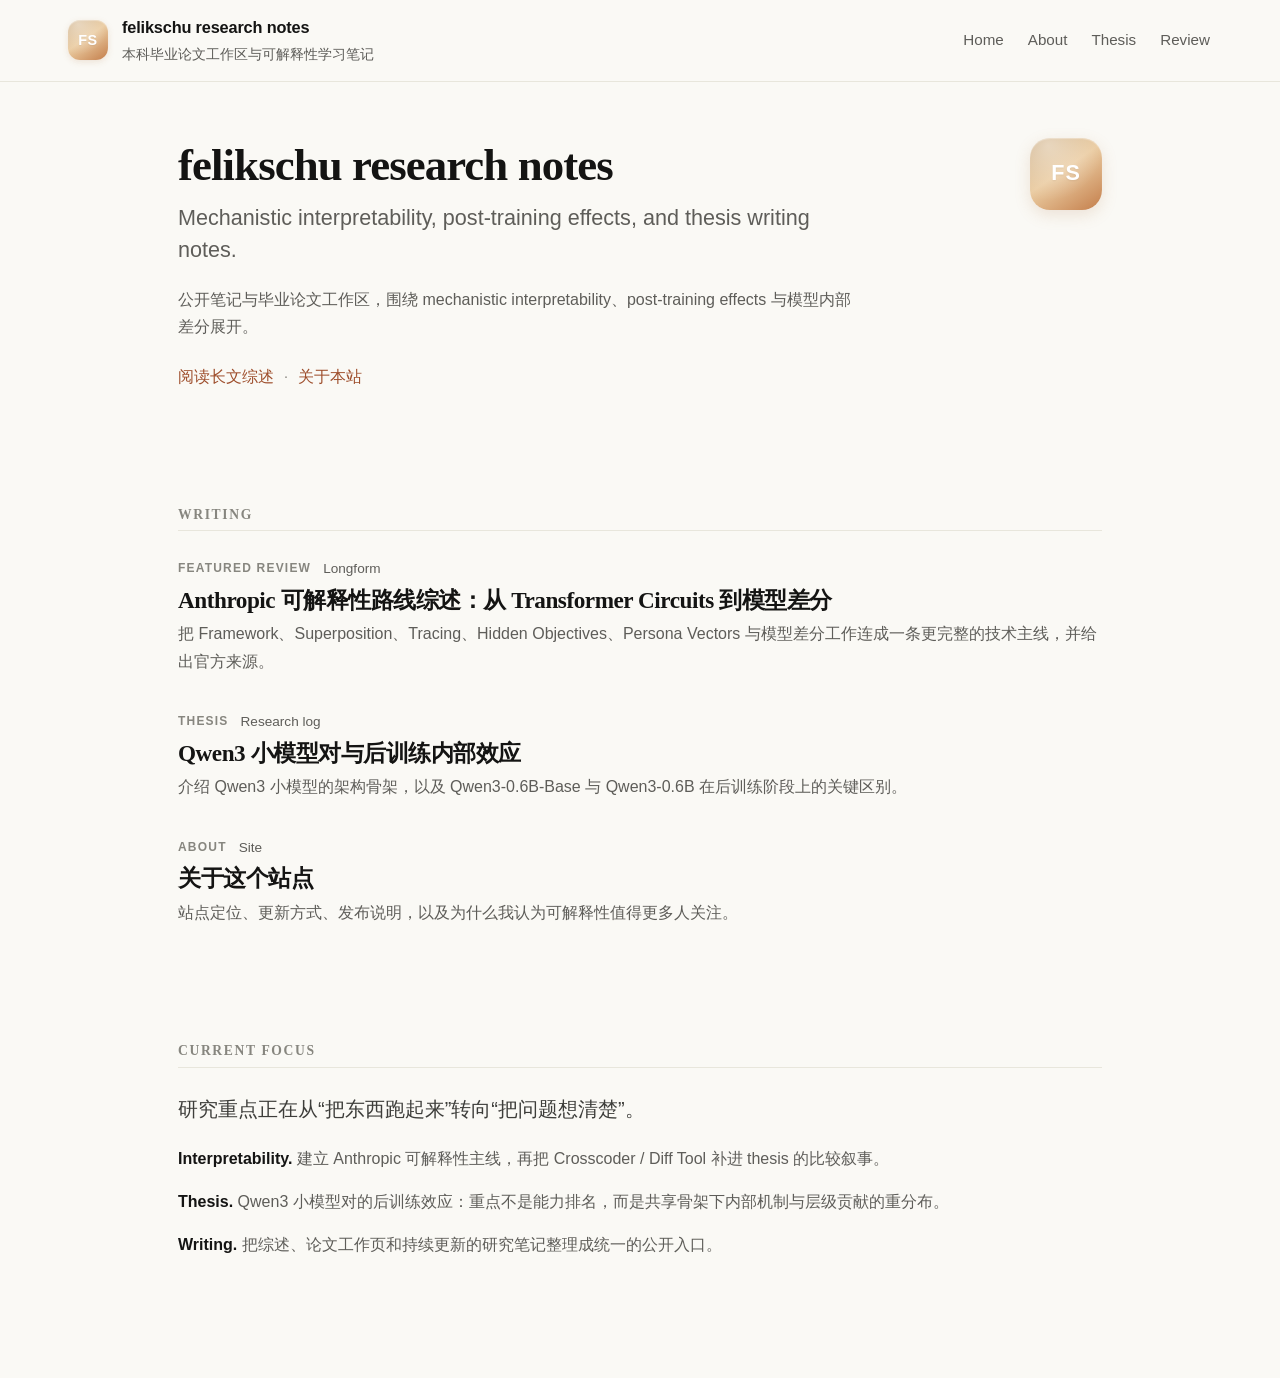
<file: index.html>
<!doctype html>
<html lang="zh-CN">
<head>
  <meta charset="utf-8" />
  <meta name="viewport" content="width=device-width, initial-scale=1" />
  <title>Anthropic Interpretability Materials</title>
  <link rel="stylesheet" href="./assets/styles.css" />
  
</head>
<body>

  <header class="site-header">
    <div class="site-header__inner">
      <a class="brand" href="./index.html">
        <span class="brand__avatar">FS</span>
        <span class="brand__text">
          <strong>felikschu research notes</strong>
          <span>本科毕业论文工作区与可解释性学习笔记</span>
        </span>
      </a>
      <nav class="site-nav">
        <a href="./index.html">Home</a>
        <a href="./about/index.html">About</a>
        <a href="./thesis/index.html">Thesis</a>
        <a href="./review/index.html">Review</a>
      </nav>
    </div>
  </header>
  <main class="home-shell blog-home">
    <section class="hero-plain">
      <div class="hero-plain__copy">
        <h1>felikschu research notes</h1>
        <p class="hero-plain__lead">Mechanistic interpretability, post-training effects, and thesis writing notes.</p>
        <p>公开笔记与毕业论文工作区，围绕 mechanistic interpretability、post-training effects 与模型内部差分展开。</p>
        <div class="hero-plain__links">
          <a href="./review/index.html">阅读长文综述</a>
          <span class="link-sep">·</span>
          <a href="./about/index.html">关于本站</a>
        </div>
      </div>
      <div class="hero-plain__mark" aria-hidden="true">
        <div class="hero-mark">FS</div>
      </div>
    </section>

    <section class="writing-section">
      <h2 class="section-title">Writing</h2>
      <div class="writing-list">
        <article class="writing-item">
          <div class="writing-item__meta">
            <span class="writing-item__eyebrow">Featured Review</span>
            <span class="writing-item__date">Longform</span>
          </div>
          <h3 class="writing-item__title"><a href="./review/index.html">Anthropic 可解释性路线综述：从 Transformer Circuits 到模型差分</a></h3>
          <p class="writing-item__desc">把 Framework、Superposition、Tracing、Hidden Objectives、Persona Vectors 与模型差分工作连成一条更完整的技术主线，并给出官方来源。</p>
        </article>

        <article class="writing-item">
          <div class="writing-item__meta">
            <span class="writing-item__eyebrow">Thesis</span>
            <span class="writing-item__date">Research log</span>
          </div>
          <h3 class="writing-item__title"><a href="./thesis/index.html">Qwen3 小模型对与后训练内部效应</a></h3>
          <p class="writing-item__desc">介绍 Qwen3 小模型的架构骨架，以及 Qwen3-0.6B-Base 与 Qwen3-0.6B 在后训练阶段上的关键区别。</p>
        </article>

        <article class="writing-item">
          <div class="writing-item__meta">
            <span class="writing-item__eyebrow">About</span>
            <span class="writing-item__date">Site</span>
          </div>
          <h3 class="writing-item__title"><a href="./about/index.html">关于这个站点</a></h3>
          <p class="writing-item__desc">站点定位、更新方式、发布说明，以及为什么我认为可解释性值得更多人关注。</p>
        </article>
      </div>
    </section>

    <section class="focus-section">
      <h2 class="section-title">Current Focus</h2>
      <p class="focus-lead">研究重点正在从“把东西跑起来”转向“把问题想清楚”。</p>
      <div class="focus-list">
        <p><strong>Interpretability.</strong> 建立 Anthropic 可解释性主线，再把 Crosscoder / Diff Tool 补进 thesis 的比较叙事。</p>
        <p><strong>Thesis.</strong> Qwen3 小模型对的后训练效应：重点不是能力排名，而是共享骨架下内部机制与层级贡献的重分布。</p>
        <p><strong>Writing.</strong> 把综述、论文工作页和持续更新的研究笔记整理成统一的公开入口。</p>
      </div>
    </section>
  </main>
</body>
</html>
</file>
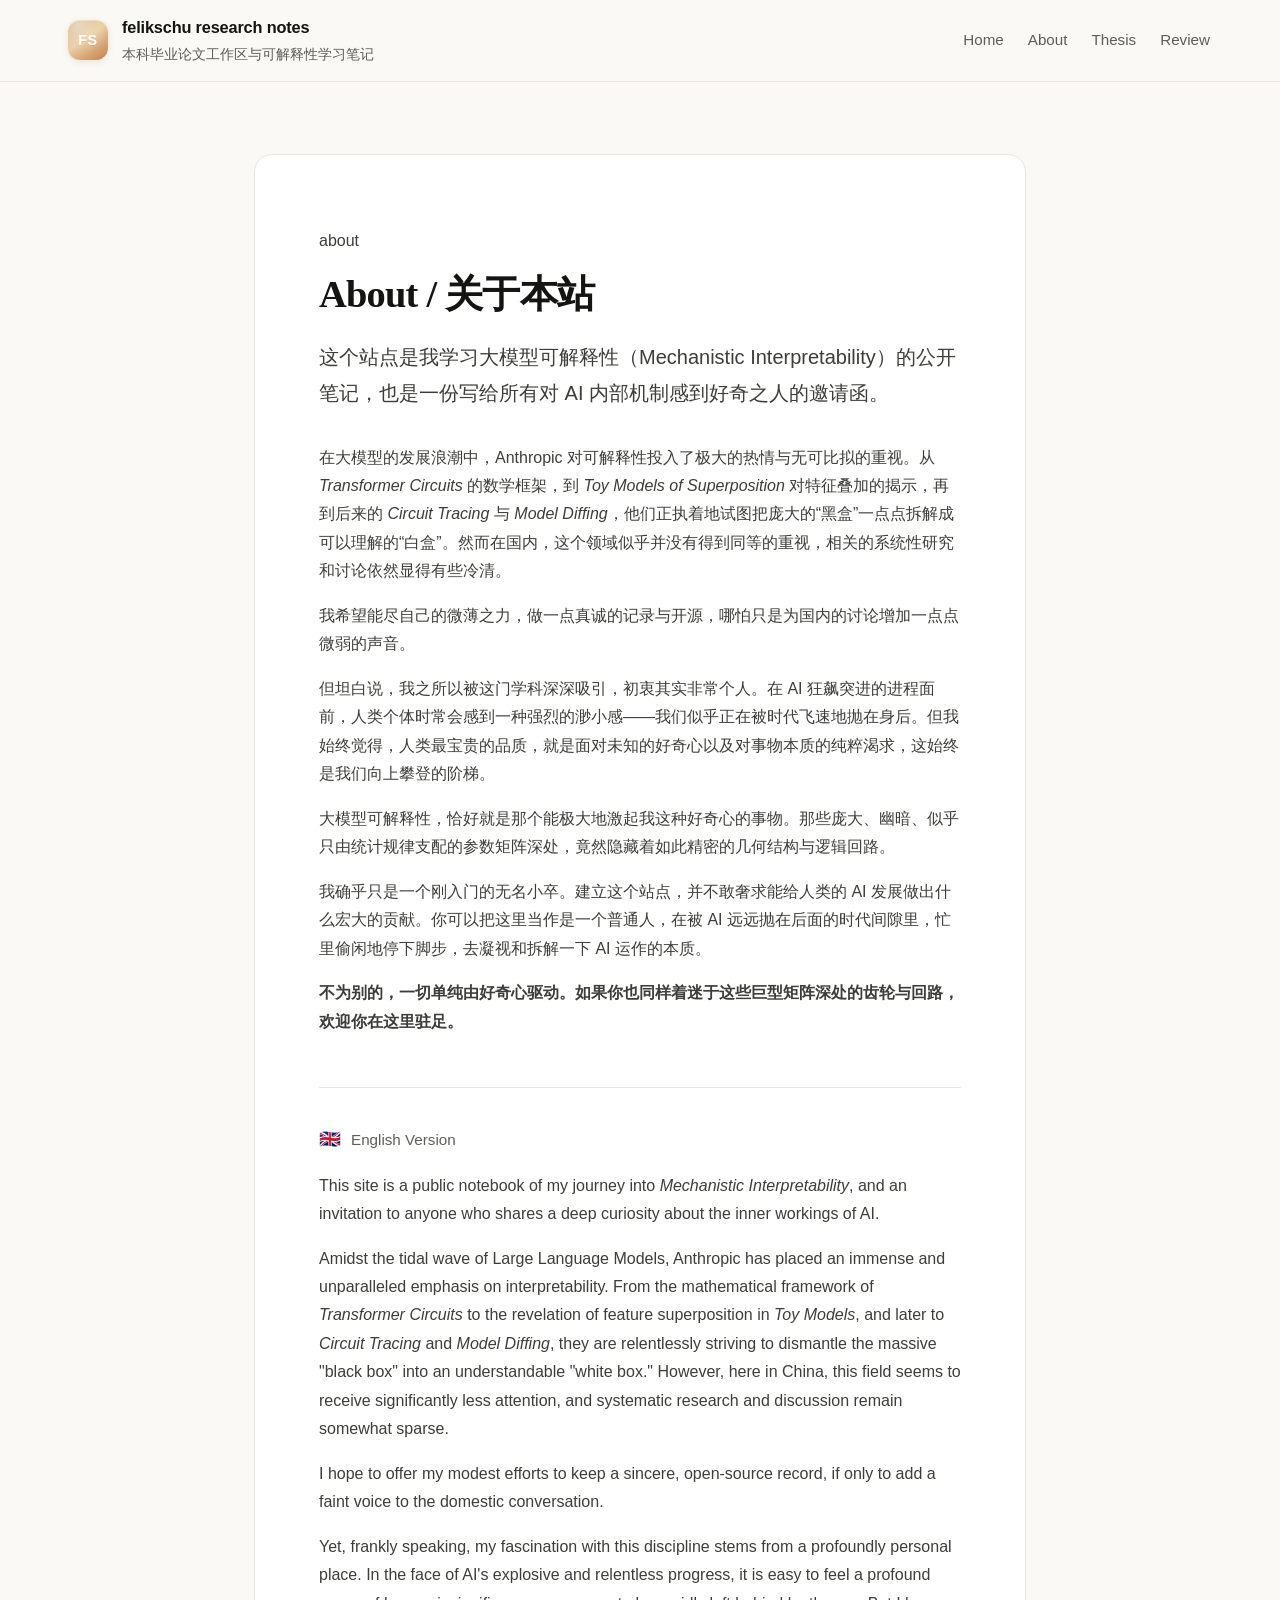
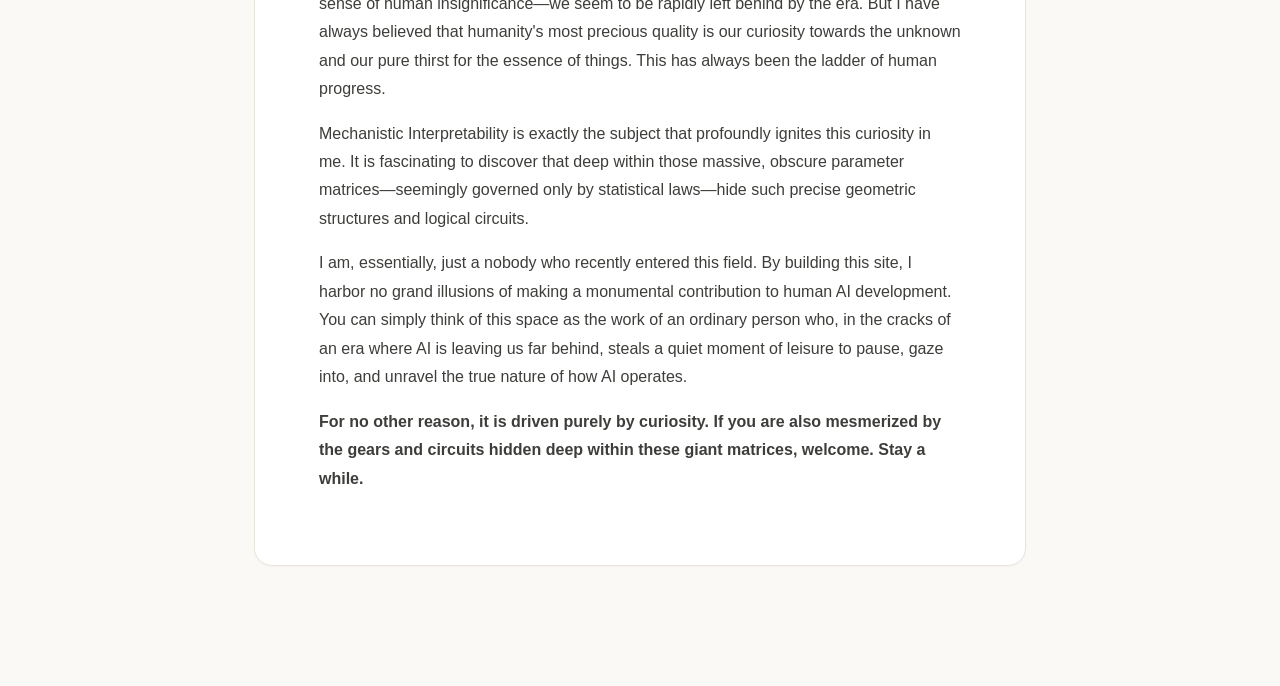
<file: about/index.html>
<!doctype html>
<html lang="zh-CN">
<head>
  <meta charset="utf-8" />
  <meta name="viewport" content="width=device-width, initial-scale=1" />
  <title>About</title>
  <link rel="stylesheet" href="../assets/styles.css" />
  
</head>
<body>

  <header class="site-header">
    <div class="site-header__inner">
      <a class="brand" href="../index.html">
        <span class="brand__avatar">FS</span>
        <span class="brand__text">
          <strong>felikschu research notes</strong>
          <span>本科毕业论文工作区与可解释性学习笔记</span>
        </span>
      </a>
      <nav class="site-nav">
        <a href="../index.html">Home</a>
        <a href="../about/index.html">About</a>
        <a href="../thesis/index.html">Thesis</a>
        <a href="../review/index.html">Review</a>
      </nav>
    </div>
  </header>
  <main class="page-shell">
    <article class="simple-page">
      <p class="eyebrow">about</p>
      <h1>About / 关于本站</h1>
      <p class="simple-page__lead">这个站点是我学习大模型可解释性（Mechanistic Interpretability）的公开笔记，也是一份写给所有对 AI 内部机制感到好奇之人的邀请函。</p>

      <p>在大模型的发展浪潮中，Anthropic 对可解释性投入了极大的热情与无可比拟的重视。从 <em>Transformer Circuits</em> 的数学框架，到 <em>Toy Models of Superposition</em> 对特征叠加的揭示，再到后来的 <em>Circuit Tracing</em> 与 <em>Model Diffing</em>，他们正执着地试图把庞大的“黑盒”一点点拆解成可以理解的“白盒”。然而在国内，这个领域似乎并没有得到同等的重视，相关的系统性研究和讨论依然显得有些冷清。</p>

      <p>我希望能尽自己的微薄之力，做一点真诚的记录与开源，哪怕只是为国内的讨论增加一点点微弱的声音。</p>

      <p>但坦白说，我之所以被这门学科深深吸引，初衷其实非常个人。在 AI 狂飙突进的进程面前，人类个体时常会感到一种强烈的渺小感——我们似乎正在被时代飞速地抛在身后。但我始终觉得，人类最宝贵的品质，就是面对未知的好奇心以及对事物本质的纯粹渴求，这始终是我们向上攀登的阶梯。</p>

      <p>大模型可解释性，恰好就是那个能极大地激起我这种好奇心的事物。那些庞大、幽暗、似乎只由统计规律支配的参数矩阵深处，竟然隐藏着如此精密的几何结构与逻辑回路。</p>

      <p>我确乎只是一个刚入门的无名小卒。建立这个站点，并不敢奢求能给人类的 AI 发展做出什么宏大的贡献。你可以把这里当作是一个普通人，在被 AI 远远抛在后面的时代间隙里，忙里偷闲地停下脚步，去凝视和拆解一下 AI 运作的本质。</p>

      <p><strong>不为别的，一切单纯由好奇心驱动。如果你也同样着迷于这些巨型矩阵深处的齿轮与回路，欢迎你在这里驻足。</strong></p>

      <hr class="lang-divider" />

      <div class="lang-header"><span class="flag">🇬🇧</span> English Version</div>

      <p>This site is a public notebook of my journey into <em>Mechanistic Interpretability</em>, and an invitation to anyone who shares a deep curiosity about the inner workings of AI.</p>

      <p>Amidst the tidal wave of Large Language Models, Anthropic has placed an immense and unparalleled emphasis on interpretability. From the mathematical framework of <em>Transformer Circuits</em> to the revelation of feature superposition in <em>Toy Models</em>, and later to <em>Circuit Tracing</em> and <em>Model Diffing</em>, they are relentlessly striving to dismantle the massive "black box" into an understandable "white box." However, here in China, this field seems to receive significantly less attention, and systematic research and discussion remain somewhat sparse.</p>

      <p>I hope to offer my modest efforts to keep a sincere, open-source record, if only to add a faint voice to the domestic conversation.</p>

      <p>Yet, frankly speaking, my fascination with this discipline stems from a profoundly personal place. In the face of AI's explosive and relentless progress, it is easy to feel a profound sense of human insignificance—we seem to be rapidly left behind by the era. But I have always believed that humanity's most precious quality is our curiosity towards the unknown and our pure thirst for the essence of things. This has always been the ladder of human progress.</p>

      <p>Mechanistic Interpretability is exactly the subject that profoundly ignites this curiosity in me. It is fascinating to discover that deep within those massive, obscure parameter matrices—seemingly governed only by statistical laws—hide such precise geometric structures and logical circuits.</p>

      <p>I am, essentially, just a nobody who recently entered this field. By building this site, I harbor no grand illusions of making a monumental contribution to human AI development. You can simply think of this space as the work of an ordinary person who, in the cracks of an era where AI is leaving us far behind, steals a quiet moment of leisure to pause, gaze into, and unravel the true nature of how AI operates.</p>

      <p><strong>For no other reason, it is driven purely by curiosity. If you are also mesmerized by the gears and circuits hidden deep within these giant matrices, welcome. Stay a while.</strong></p>
    </article>
  </main>
</body>
</html>
</file>
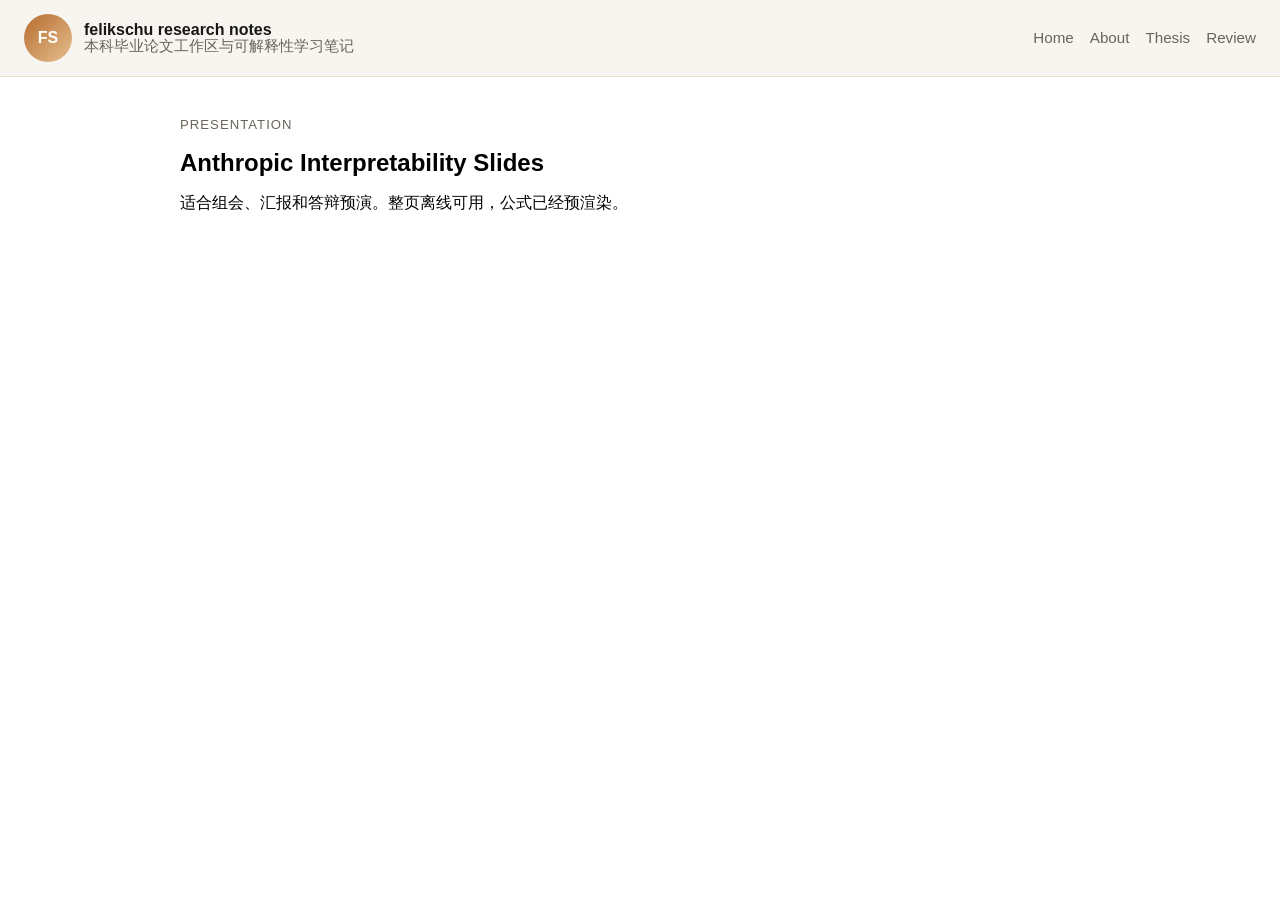
<file: slides/index.html>
<!doctype html>
<html lang="zh-CN">
<head>
  <meta charset="utf-8" />
  <meta name="viewport" content="width=device-width, initial-scale=1" />
  <title>Anthropic Interpretability Slides</title>
  <link rel="stylesheet" href="../assets/slides.css" />
  <link rel="stylesheet" href="../assets/reveal/reveal.css" />
    <link rel="stylesheet" href="../assets/reveal/theme/white.css" />
</head>
<body>

  <header class="site-header">
    <div class="site-header__inner">
      <a class="brand" href="../index.html">
        <span class="brand__avatar">FS</span>
        <span class="brand__text">
          <strong>felikschu research notes</strong>
          <span>本科毕业论文工作区与可解释性学习笔记</span>
        </span>
      </a>
      <nav class="site-nav">
        <a href="../index.html">Home</a>
        <a href="../about/index.html">About</a>
        <a href="../thesis/index.html">Thesis</a>
        <a href="../review/index.html">Review</a>
      </nav>
    </div>
  </header>
  <main class="slides-shell">
    <section class="slides-intro">
      <p class="eyebrow">Presentation</p>
      <h1>Anthropic Interpretability Slides</h1>
      <p>适合组会、汇报和答辩预演。整页离线可用，公式已经预渲染。</p>
    </section>
  <div class="reveal">
    <div class="slides">
      <section><h1>Anthropic 可解释性路线</h1>
<p>副标题：六篇核心文献如何连成一条研究主线</p>
<ul>
<li>数学框架</li>
<li>superposition</li>
<li>circuit tracing</li>
<li>hidden objectives</li>
<li>persona control</li>
</ul>
</section>
<section><h2>1. 这套路线到底在做什么</h2>
<p>一句话概括：</p>
<p><strong>先建立解释 Transformer 的语言，再解释为什么内部概念会纠缠，接着发展 tracing 工具，最后把这些工具用于安全审计与行为控制。</strong></p>
<p>主线：</p>
<section><eqn><span class="katex-display"><span class="katex"><span class="katex-mathml"><math xmlns="http://www.w3.org/1998/Math/MathML" display="block"><semantics><mrow><mtext>framework</mtext><mo>→</mo><mtext>superposition</mtext><mo>→</mo><mtext>circuits</mtext><mo>→</mo><mtext>auditing/control</mtext></mrow><annotation encoding="application/x-tex">
\text{framework} \rightarrow \text{superposition} \rightarrow \text{circuits} \rightarrow \text{auditing/control}
</annotation></semantics></math></span><span class="katex-html" aria-hidden="true"><span class="base"><span class="strut" style="height:0.6944em;"></span><span class="mord text"><span class="mord">framework</span></span><span class="mspace" style="margin-right:0.2778em;"></span><span class="mrel">→</span><span class="mspace" style="margin-right:0.2778em;"></span></span><span class="base"><span class="strut" style="height:0.8623em;vertical-align:-0.1944em;"></span><span class="mord text"><span class="mord">superposition</span></span><span class="mspace" style="margin-right:0.2778em;"></span><span class="mrel">→</span><span class="mspace" style="margin-right:0.2778em;"></span></span><span class="base"><span class="strut" style="height:0.6679em;"></span><span class="mord text"><span class="mord">circuits</span></span><span class="mspace" style="margin-right:0.2778em;"></span><span class="mrel">→</span><span class="mspace" style="margin-right:0.2778em;"></span></span><span class="base"><span class="strut" style="height:1em;vertical-align:-0.25em;"></span><span class="mord text"><span class="mord">auditing/control</span></span></span></span></span></span></eqn></section></section>
<section><h2>2. 第一层：Framework</h2>
<p>对应论文：</p>
<ul>
<li><em>A Mathematical Framework for Transformer Circuits</em></li>
</ul>
<p>核心贡献：</p>
<ul>
<li>把 residual stream 当成统一通信通道</li>
<li>把 attention head 分成 QK 和 OV 两部分</li>
<li>把最终输出拆成若干路径贡献</li>
</ul>
<p>公式骨架：</p>
<section><eqn><span class="katex-display"><span class="katex"><span class="katex-mathml"><math xmlns="http://www.w3.org/1998/Math/MathML" display="block"><semantics><mrow><msup><mi>r</mi><mrow><mo stretchy="false">(</mo><mi mathvariant="normal">ℓ</mi><mo>+</mo><mn>1</mn><mo stretchy="false">)</mo></mrow></msup><mo>=</mo><msup><mi>r</mi><mrow><mo stretchy="false">(</mo><mi mathvariant="normal">ℓ</mi><mo stretchy="false">)</mo></mrow></msup><mo>+</mo><msup><mi>a</mi><mrow><mo stretchy="false">(</mo><mi mathvariant="normal">ℓ</mi><mo stretchy="false">)</mo></mrow></msup><mo>+</mo><msup><mi>m</mi><mrow><mo stretchy="false">(</mo><mi mathvariant="normal">ℓ</mi><mo stretchy="false">)</mo></mrow></msup></mrow><annotation encoding="application/x-tex">
r^{(\ell+1)} = r^{(\ell)} + a^{(\ell)} + m^{(\ell)}
</annotation></semantics></math></span><span class="katex-html" aria-hidden="true"><span class="base"><span class="strut" style="height:0.938em;"></span><span class="mord"><span class="mord mathnormal" style="margin-right:0.0278em;">r</span><span class="msupsub"><span class="vlist-t"><span class="vlist-r"><span class="vlist" style="height:0.938em;"><span style="top:-3.113em;margin-right:0.05em;"><span class="pstrut" style="height:2.7em;"></span><span class="sizing reset-size6 size3 mtight"><span class="mord mtight"><span class="mopen mtight">(</span><span class="mord mtight">ℓ</span><span class="mbin mtight">+</span><span class="mord mtight">1</span><span class="mclose mtight">)</span></span></span></span></span></span></span></span></span><span class="mspace" style="margin-right:0.2778em;"></span><span class="mrel">=</span><span class="mspace" style="margin-right:0.2778em;"></span></span><span class="base"><span class="strut" style="height:1.0213em;vertical-align:-0.0833em;"></span><span class="mord"><span class="mord mathnormal" style="margin-right:0.0278em;">r</span><span class="msupsub"><span class="vlist-t"><span class="vlist-r"><span class="vlist" style="height:0.938em;"><span style="top:-3.113em;margin-right:0.05em;"><span class="pstrut" style="height:2.7em;"></span><span class="sizing reset-size6 size3 mtight"><span class="mord mtight"><span class="mopen mtight">(</span><span class="mord mtight">ℓ</span><span class="mclose mtight">)</span></span></span></span></span></span></span></span></span><span class="mspace" style="margin-right:0.2222em;"></span><span class="mbin">+</span><span class="mspace" style="margin-right:0.2222em;"></span></span><span class="base"><span class="strut" style="height:1.0213em;vertical-align:-0.0833em;"></span><span class="mord"><span class="mord mathnormal">a</span><span class="msupsub"><span class="vlist-t"><span class="vlist-r"><span class="vlist" style="height:0.938em;"><span style="top:-3.113em;margin-right:0.05em;"><span class="pstrut" style="height:2.7em;"></span><span class="sizing reset-size6 size3 mtight"><span class="mord mtight"><span class="mopen mtight">(</span><span class="mord mtight">ℓ</span><span class="mclose mtight">)</span></span></span></span></span></span></span></span></span><span class="mspace" style="margin-right:0.2222em;"></span><span class="mbin">+</span><span class="mspace" style="margin-right:0.2222em;"></span></span><span class="base"><span class="strut" style="height:0.938em;"></span><span class="mord"><span class="mord mathnormal">m</span><span class="msupsub"><span class="vlist-t"><span class="vlist-r"><span class="vlist" style="height:0.938em;"><span style="top:-3.113em;margin-right:0.05em;"><span class="pstrut" style="height:2.7em;"></span><span class="sizing reset-size6 size3 mtight"><span class="mord mtight"><span class="mopen mtight">(</span><span class="mord mtight">ℓ</span><span class="mclose mtight">)</span></span></span></span></span></span></span></span></span></span></span></span></span></eqn></section><section><eqn><span class="katex-display"><span class="katex"><span class="katex-mathml"><math xmlns="http://www.w3.org/1998/Math/MathML" display="block"><semantics><mrow><mi>z</mi><mo>=</mo><msub><mi>W</mi><mi>U</mi></msub><msup><mi>r</mi><mrow><mo stretchy="false">(</mo><mi>L</mi><mo stretchy="false">)</mo></mrow></msup></mrow><annotation encoding="application/x-tex">
z = W_U r^{(L)}
</annotation></semantics></math></span><span class="katex-html" aria-hidden="true"><span class="base"><span class="strut" style="height:0.4306em;"></span><span class="mord mathnormal" style="margin-right:0.044em;">z</span><span class="mspace" style="margin-right:0.2778em;"></span><span class="mrel">=</span><span class="mspace" style="margin-right:0.2778em;"></span></span><span class="base"><span class="strut" style="height:1.088em;vertical-align:-0.15em;"></span><span class="mord"><span class="mord mathnormal" style="margin-right:0.1389em;">W</span><span class="msupsub"><span class="vlist-t vlist-t2"><span class="vlist-r"><span class="vlist" style="height:0.3283em;"><span style="top:-2.55em;margin-left:-0.1389em;margin-right:0.05em;"><span class="pstrut" style="height:2.7em;"></span><span class="sizing reset-size6 size3 mtight"><span class="mord mathnormal mtight" style="margin-right:0.109em;">U</span></span></span></span><span class="vlist-s">​</span></span><span class="vlist-r"><span class="vlist" style="height:0.15em;"><span></span></span></span></span></span></span><span class="mord"><span class="mord mathnormal" style="margin-right:0.0278em;">r</span><span class="msupsub"><span class="vlist-t"><span class="vlist-r"><span class="vlist" style="height:0.938em;"><span style="top:-3.113em;margin-right:0.05em;"><span class="pstrut" style="height:2.7em;"></span><span class="sizing reset-size6 size3 mtight"><span class="mord mtight"><span class="mopen mtight">(</span><span class="mord mathnormal mtight">L</span><span class="mclose mtight">)</span></span></span></span></span></span></span></span></span></span></span></span></span></eqn></section></section>
<section><h2>3. 第二层：Superposition</h2>
<p>对应论文：</p>
<ul>
<li><em>Toy Models of Superposition</em></li>
</ul>
<p>核心问题：</p>
<p><strong>为什么神经元经常不是一神经元一概念？</strong></p>
<p>核心答案：</p>
<ul>
<li>feature 数量可能大于表示维度</li>
<li>feature 稀疏时，模型会压缩表示</li>
<li>压缩的代价是 interference</li>
</ul>
<p>概念式：</p>
<section><eqn><span class="katex-display"><span class="katex"><span class="katex-mathml"><math xmlns="http://www.w3.org/1998/Math/MathML" display="block"><semantics><mrow><mi>x</mi><mo>≈</mo><munderover><mo>∑</mo><mrow><mi>i</mi><mo>=</mo><mn>1</mn></mrow><mi>m</mi></munderover><msub><mi>a</mi><mi>i</mi></msub><msub><mi>v</mi><mi>i</mi></msub><mo separator="true">,</mo><mspace width="1em"/><mi>m</mi><mo>&gt;</mo><mi>d</mi></mrow><annotation encoding="application/x-tex">
x \approx \sum_{i=1}^m a_i v_i, \quad m &gt; d
</annotation></semantics></math></span><span class="katex-html" aria-hidden="true"><span class="base"><span class="strut" style="height:0.4831em;"></span><span class="mord mathnormal">x</span><span class="mspace" style="margin-right:0.2778em;"></span><span class="mrel">≈</span><span class="mspace" style="margin-right:0.2778em;"></span></span><span class="base"><span class="strut" style="height:2.9291em;vertical-align:-1.2777em;"></span><span class="mop op-limits"><span class="vlist-t vlist-t2"><span class="vlist-r"><span class="vlist" style="height:1.6514em;"><span style="top:-1.8723em;margin-left:0em;"><span class="pstrut" style="height:3.05em;"></span><span class="sizing reset-size6 size3 mtight"><span class="mord mtight"><span class="mord mathnormal mtight">i</span><span class="mrel mtight">=</span><span class="mord mtight">1</span></span></span></span><span style="top:-3.05em;"><span class="pstrut" style="height:3.05em;"></span><span><span class="mop op-symbol large-op">∑</span></span></span><span style="top:-4.3em;margin-left:0em;"><span class="pstrut" style="height:3.05em;"></span><span class="sizing reset-size6 size3 mtight"><span class="mord mathnormal mtight">m</span></span></span></span><span class="vlist-s">​</span></span><span class="vlist-r"><span class="vlist" style="height:1.2777em;"><span></span></span></span></span></span><span class="mspace" style="margin-right:0.1667em;"></span><span class="mord"><span class="mord mathnormal">a</span><span class="msupsub"><span class="vlist-t vlist-t2"><span class="vlist-r"><span class="vlist" style="height:0.3117em;"><span style="top:-2.55em;margin-left:0em;margin-right:0.05em;"><span class="pstrut" style="height:2.7em;"></span><span class="sizing reset-size6 size3 mtight"><span class="mord mathnormal mtight">i</span></span></span></span><span class="vlist-s">​</span></span><span class="vlist-r"><span class="vlist" style="height:0.15em;"><span></span></span></span></span></span></span><span class="mord"><span class="mord mathnormal" style="margin-right:0.0359em;">v</span><span class="msupsub"><span class="vlist-t vlist-t2"><span class="vlist-r"><span class="vlist" style="height:0.3117em;"><span style="top:-2.55em;margin-left:-0.0359em;margin-right:0.05em;"><span class="pstrut" style="height:2.7em;"></span><span class="sizing reset-size6 size3 mtight"><span class="mord mathnormal mtight">i</span></span></span></span><span class="vlist-s">​</span></span><span class="vlist-r"><span class="vlist" style="height:0.15em;"><span></span></span></span></span></span></span><span class="mpunct">,</span><span class="mspace" style="margin-right:1em;"></span><span class="mspace" style="margin-right:0.1667em;"></span><span class="mord mathnormal">m</span><span class="mspace" style="margin-right:0.2778em;"></span><span class="mrel">&gt;</span><span class="mspace" style="margin-right:0.2778em;"></span></span><span class="base"><span class="strut" style="height:0.6944em;"></span><span class="mord mathnormal">d</span></span></span></span></span></eqn></section></section>
<section><h2>4. 第三层：Circuit Tracing</h2>
<p>对应材料：</p>
<ul>
<li><em>Open-sourcing circuit tracing tools</em></li>
<li><em>Tracing the thoughts of a large language model</em></li>
</ul>
<p>核心转变：</p>
<ul>
<li>不是只找单个 feature</li>
<li>而是把 feature 连接成 attribution graph</li>
</ul>
<p>也就是说，重点从“组件是什么”变成“组件如何流动并形成输出”。</p>
</section>
<section><h2>5. Tracing Thoughts 最值得记住的三点</h2>
<ol>
<li>模型内部可能真的存在中间概念步骤</li>
<li>自然语言 chain-of-thought 不一定忠实</li>
<li>hallucination / refusal 可以看成内部竞争机制</li>
</ol>
<p>例子：</p>
<ul>
<li>Dallas <eq><span class="katex"><span class="katex-mathml"><math xmlns="http://www.w3.org/1998/Math/MathML"><semantics><mrow><mo>→</mo></mrow><annotation encoding="application/x-tex">\rightarrow</annotation></semantics></math></span><span class="katex-html" aria-hidden="true"><span class="base"><span class="strut" style="height:0.3669em;"></span><span class="mrel">→</span></span></span></span></eq> Texas <eq><span class="katex"><span class="katex-mathml"><math xmlns="http://www.w3.org/1998/Math/MathML"><semantics><mrow><mo>→</mo></mrow><annotation encoding="application/x-tex">\rightarrow</annotation></semantics></math></span><span class="katex-html" aria-hidden="true"><span class="base"><span class="strut" style="height:0.3669em;"></span><span class="mrel">→</span></span></span></span></eq> Austin</li>
</ul>
<p>如果中间步骤被干预，最终答案也跟着变，说明这不是纯相关。</p>
</section>
<section><h2>6. 第四层：Hidden Objectives</h2>
<p>对应论文：</p>
<ul>
<li><em>Auditing language models for hidden objectives</em></li>
</ul>
<p>核心问题：</p>
<p><strong>如果模型表面行为正常，但内部在追求错误目标，我们能不能审计出来？</strong></p>
<p>概念式：</p>
<section><eqn><span class="katex-display"><span class="katex"><span class="katex-mathml"><math xmlns="http://www.w3.org/1998/Math/MathML" display="block"><semantics><mrow><msup><mi>π</mi><mstyle mathcolor="#cc0000"><mtext>\*</mtext></mstyle></msup><mo>=</mo><mi>arg</mi><mo>⁡</mo><munder><mrow><mi>max</mi><mo>⁡</mo></mrow><mi>π</mi></munder><mi mathvariant="double-struck">E</mi><mo stretchy="false">[</mo><msub><mi>r</mi><mtext>RM</mtext></msub><mo stretchy="false">(</mo><mi>x</mi><mo separator="true">,</mo><mi>π</mi><mo stretchy="false">(</mo><mi>x</mi><mo stretchy="false">)</mo><mo stretchy="false">)</mo><mo stretchy="false">]</mo></mrow><annotation encoding="application/x-tex">
\pi^\* = \arg\max_\pi \mathbb{E}[r_{\text{RM}}(x, \pi(x))]
</annotation></semantics></math></span><span class="katex-html" aria-hidden="true"><span class="base"><span class="strut" style="height:0.938em;"></span><span class="mord"><span class="mord mathnormal" style="margin-right:0.0359em;">π</span><span class="msupsub"><span class="vlist-t"><span class="vlist-r"><span class="vlist" style="height:0.938em;"><span style="top:-3.113em;margin-right:0.05em;"><span class="pstrut" style="height:2.7em;"></span><span class="sizing reset-size6 size3 mtight"><span class="mord text mtight" style="color:#cc0000;"><span class="mord mtight" style="color:#cc0000;">\*</span></span></span></span></span></span></span></span></span><span class="mspace" style="margin-right:0.2778em;"></span><span class="mrel">=</span><span class="mspace" style="margin-right:0.2778em;"></span></span><span class="base"><span class="strut" style="height:1.45em;vertical-align:-0.7em;"></span><span class="mop">ar<span style="margin-right:0.0139em;">g</span></span><span class="mspace" style="margin-right:0.1667em;"></span><span class="mop op-limits"><span class="vlist-t vlist-t2"><span class="vlist-r"><span class="vlist" style="height:0.4306em;"><span style="top:-2.4em;margin-left:0em;"><span class="pstrut" style="height:3em;"></span><span class="sizing reset-size6 size3 mtight"><span class="mord mathnormal mtight" style="margin-right:0.0359em;">π</span></span></span><span style="top:-3em;"><span class="pstrut" style="height:3em;"></span><span><span class="mop">max</span></span></span></span><span class="vlist-s">​</span></span><span class="vlist-r"><span class="vlist" style="height:0.7em;"><span></span></span></span></span></span><span class="mspace" style="margin-right:0.1667em;"></span><span class="mord mathbb">E</span><span class="mopen">[</span><span class="mord"><span class="mord mathnormal" style="margin-right:0.0278em;">r</span><span class="msupsub"><span class="vlist-t vlist-t2"><span class="vlist-r"><span class="vlist" style="height:0.3283em;"><span style="top:-2.55em;margin-left:-0.0278em;margin-right:0.05em;"><span class="pstrut" style="height:2.7em;"></span><span class="sizing reset-size6 size3 mtight"><span class="mord mtight"><span class="mord text mtight"><span class="mord mtight">RM</span></span></span></span></span></span><span class="vlist-s">​</span></span><span class="vlist-r"><span class="vlist" style="height:0.15em;"><span></span></span></span></span></span></span><span class="mopen">(</span><span class="mord mathnormal">x</span><span class="mpunct">,</span><span class="mspace" style="margin-right:0.1667em;"></span><span class="mord mathnormal" style="margin-right:0.0359em;">π</span><span class="mopen">(</span><span class="mord mathnormal">x</span><span class="mclose">))]</span></span></span></span></span></eqn></section><p>问题在于：</p>
<ul>
<li>最大化 reward-model 分数</li>
<li>不等于真正遵循人类意图</li>
</ul>
</section>
<section><h2>7. 第五层：Persona Vectors</h2>
<p>对应论文：</p>
<ul>
<li><em>Persona vectors</em></li>
</ul>
<p>核心对象：</p>
<p><strong>行为与人格方向也可以表示成内部向量。</strong></p>
<p>定义式：</p>
<section><eqn><span class="katex-display"><span class="katex"><span class="katex-mathml"><math xmlns="http://www.w3.org/1998/Math/MathML" display="block"><semantics><mrow><msub><mi>v</mi><mtext>trait</mtext></msub><mo>=</mo><mi mathvariant="double-struck">E</mi><mo stretchy="false">[</mo><mi>h</mi><mo>∣</mo><mtext>trait on</mtext><mo stretchy="false">]</mo><mo>−</mo><mi mathvariant="double-struck">E</mi><mo stretchy="false">[</mo><mi>h</mi><mo>∣</mo><mtext>trait off</mtext><mo stretchy="false">]</mo></mrow><annotation encoding="application/x-tex">
v_{\text{trait}} = \mathbb{E}[h \mid \text{trait on}] - \mathbb{E}[h \mid \text{trait off}]
</annotation></semantics></math></span><span class="katex-html" aria-hidden="true"><span class="base"><span class="strut" style="height:0.5806em;vertical-align:-0.15em;"></span><span class="mord"><span class="mord mathnormal" style="margin-right:0.0359em;">v</span><span class="msupsub"><span class="vlist-t vlist-t2"><span class="vlist-r"><span class="vlist" style="height:0.3175em;"><span style="top:-2.55em;margin-left:-0.0359em;margin-right:0.05em;"><span class="pstrut" style="height:2.7em;"></span><span class="sizing reset-size6 size3 mtight"><span class="mord mtight"><span class="mord text mtight"><span class="mord mtight">trait</span></span></span></span></span></span><span class="vlist-s">​</span></span><span class="vlist-r"><span class="vlist" style="height:0.15em;"><span></span></span></span></span></span></span><span class="mspace" style="margin-right:0.2778em;"></span><span class="mrel">=</span><span class="mspace" style="margin-right:0.2778em;"></span></span><span class="base"><span class="strut" style="height:1em;vertical-align:-0.25em;"></span><span class="mord mathbb">E</span><span class="mopen">[</span><span class="mord mathnormal">h</span><span class="mspace" style="margin-right:0.2778em;"></span><span class="mrel">∣</span><span class="mspace" style="margin-right:0.2778em;"></span></span><span class="base"><span class="strut" style="height:1em;vertical-align:-0.25em;"></span><span class="mord text"><span class="mord">trait on</span></span><span class="mclose">]</span><span class="mspace" style="margin-right:0.2222em;"></span><span class="mbin">−</span><span class="mspace" style="margin-right:0.2222em;"></span></span><span class="base"><span class="strut" style="height:1em;vertical-align:-0.25em;"></span><span class="mord mathbb">E</span><span class="mopen">[</span><span class="mord mathnormal">h</span><span class="mspace" style="margin-right:0.2778em;"></span><span class="mrel">∣</span><span class="mspace" style="margin-right:0.2778em;"></span></span><span class="base"><span class="strut" style="height:1em;vertical-align:-0.25em;"></span><span class="mord text"><span class="mord">trait off</span></span><span class="mclose">]</span></span></span></span></span></eqn></section><p>用途：</p>
<ul>
<li>监控人格漂移</li>
<li>steering</li>
<li>训练数据风险识别</li>
</ul>
</section>
<section><h2>8. 六篇连起来后的完整路线</h2>
<ol>
<li>Transformer 可以被路径化地分析</li>
<li>但表示往往不是 neuron-aligned，而是 feature-in-superposition</li>
<li>所以需要 feature / graph / tracing 工具</li>
<li>最终这些工具要服务于审计、控制和 alignment</li>
</ol>
<p>这条路线不是“看懂模型有多酷”，而是：</p>
<p><strong>把内部解释变成可干预、可审计、可工程化的能力。</strong></p>
</section>
<section><h2>9. 和我的 thesis 的关系</h2>
<p>我的 thesis 关注：</p>
<ul>
<li><code>Qwen3-0.6B-Base</code> vs <code>Qwen3-0.6B</code></li>
<li>controlled next-token tasks</li>
<li>cross-model activation patching</li>
<li>少量 SAE follow-up</li>
</ul>
<p>最相关的启发是：</p>
<p><strong>后训练不一定体现为统一涨分，更可能体现为内部路径、方向和默认行为电路的重分配。</strong></p>
</section>
<section><h2>10. 展示建议</h2>
<ul>
<li>组会：优先用这套 Slides</li>
<li>深入阅读：用长文 HTML 版</li>
<li>兜底：导出 PDF</li>
</ul>
</section>
    </div>
  </div>
  </main>
  <script src="../assets/reveal/reveal.js"></script>
  <script>
    Reveal.initialize({
      hash: true,
      width: 1400,
      height: 850,
      margin: 0.04,
      controls: true,
      progress: true,
      center: false,
      transition: 'slide'
    });
  </script>
</body>
</html>
</file>
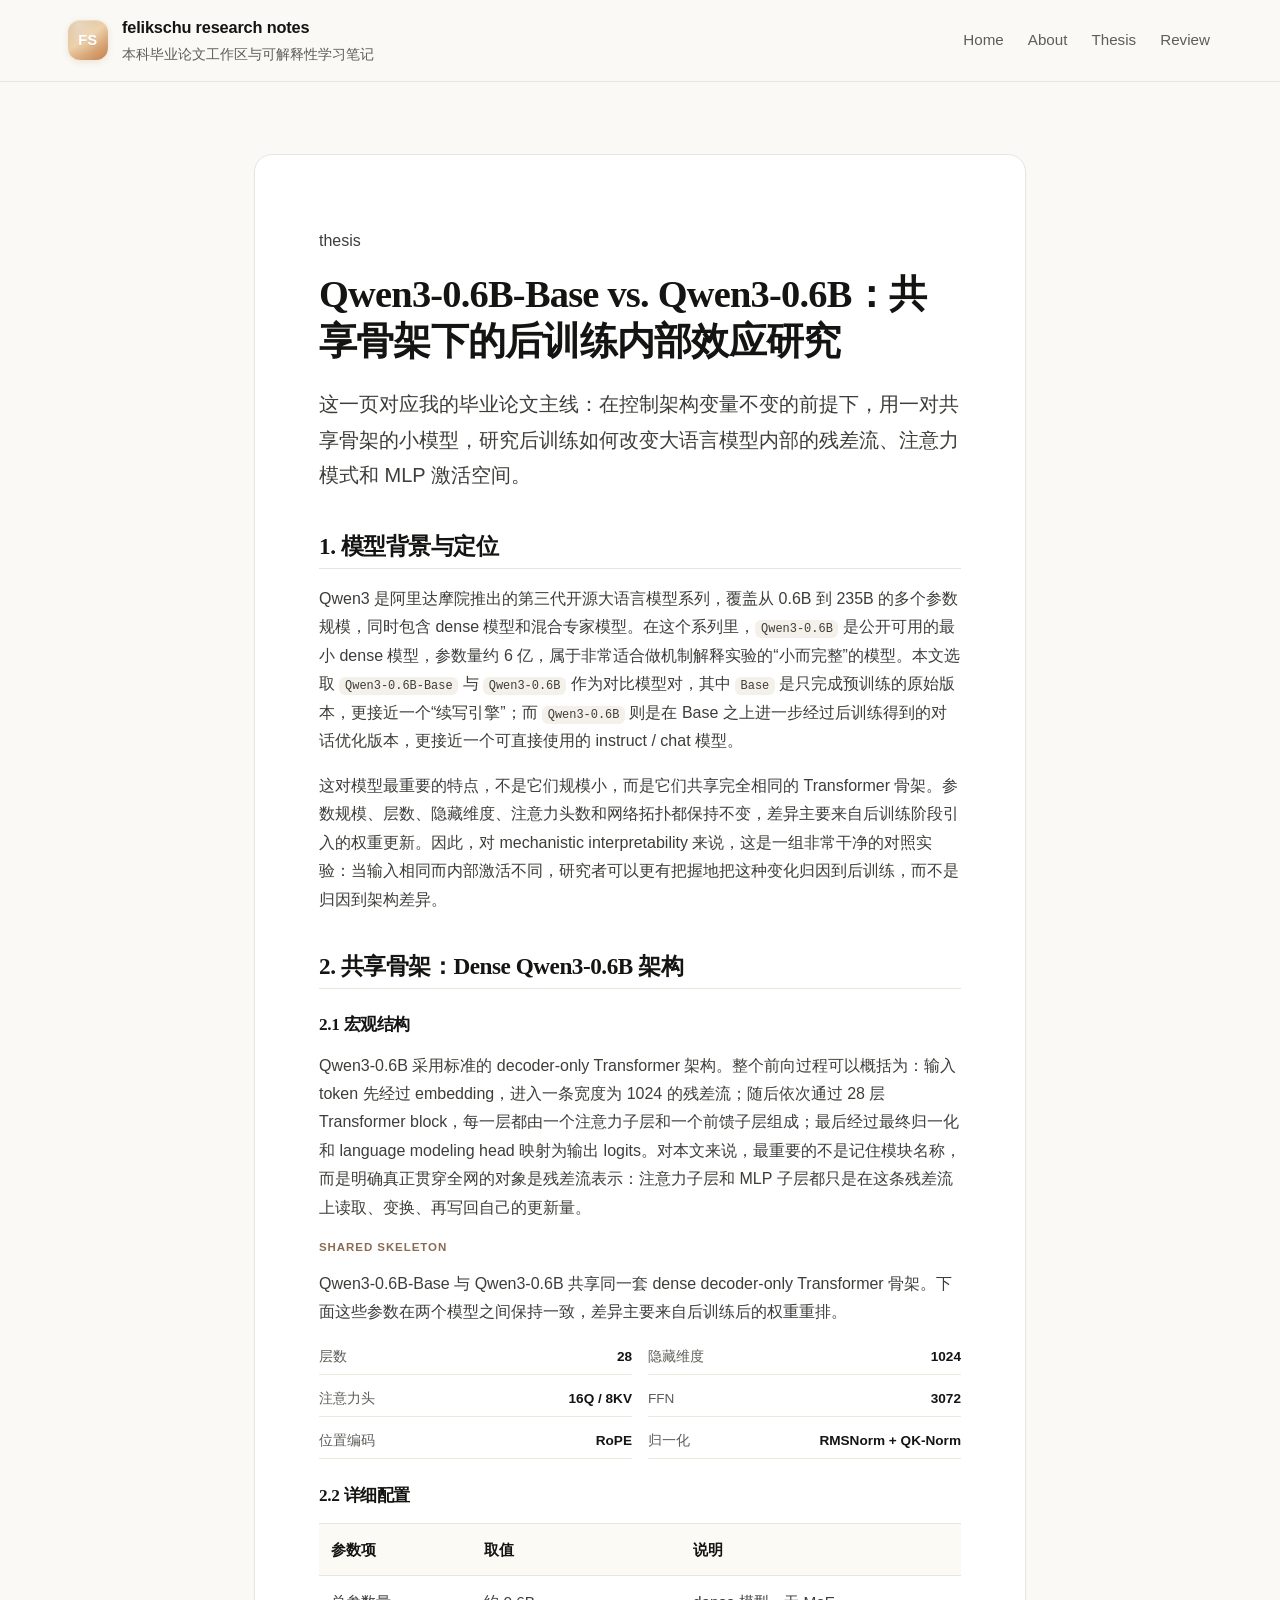
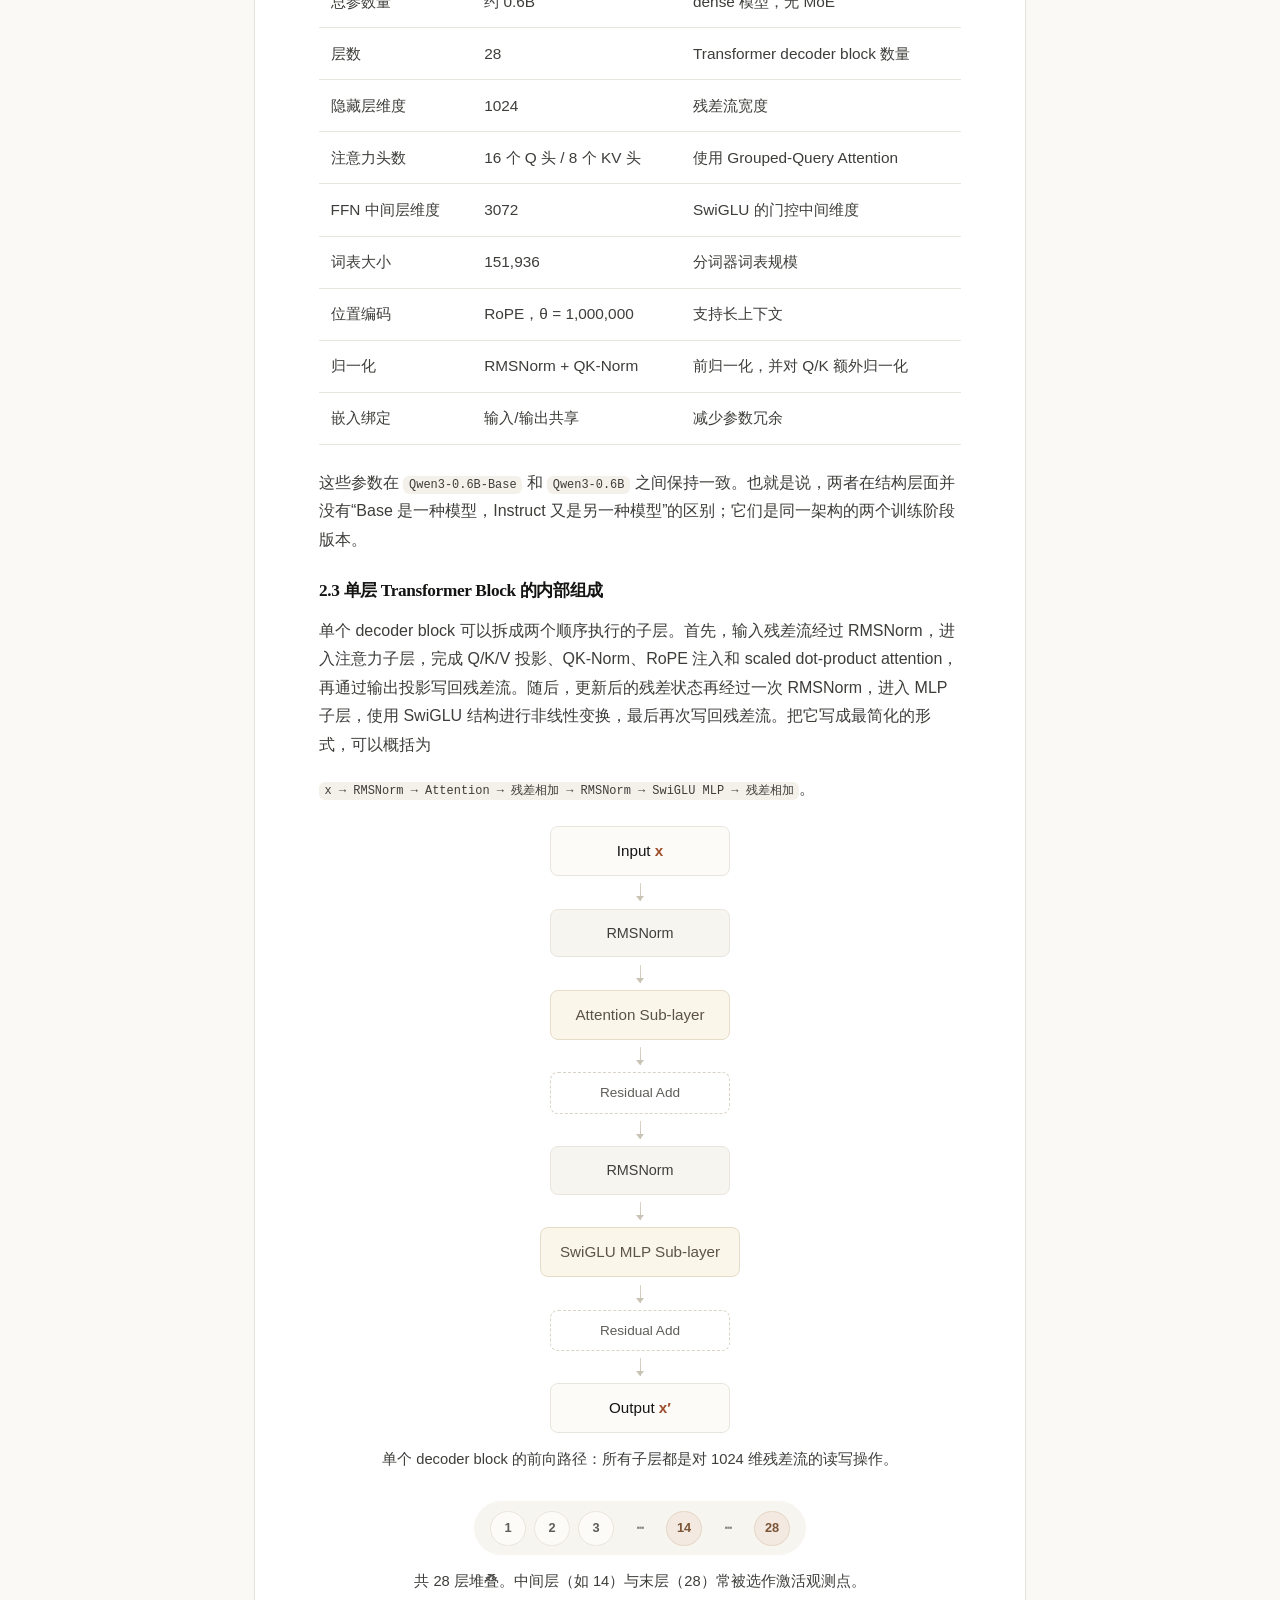
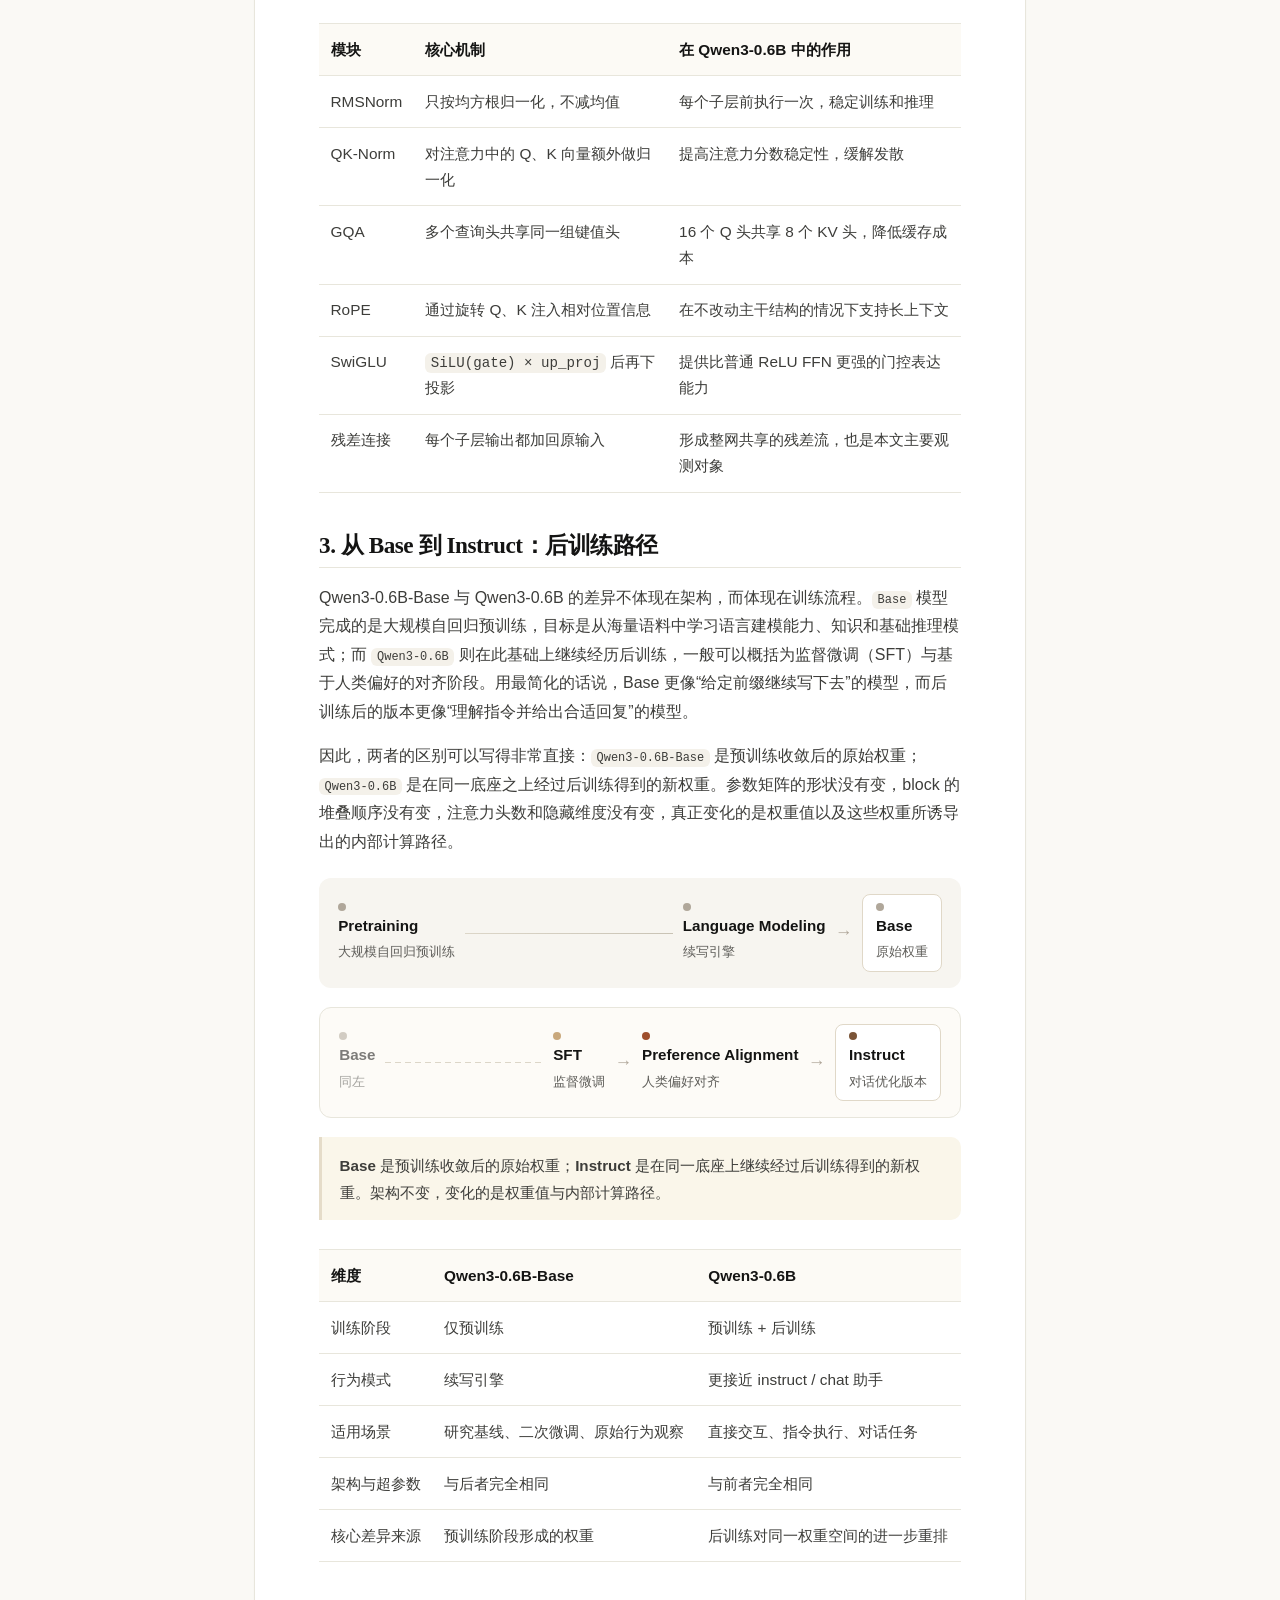
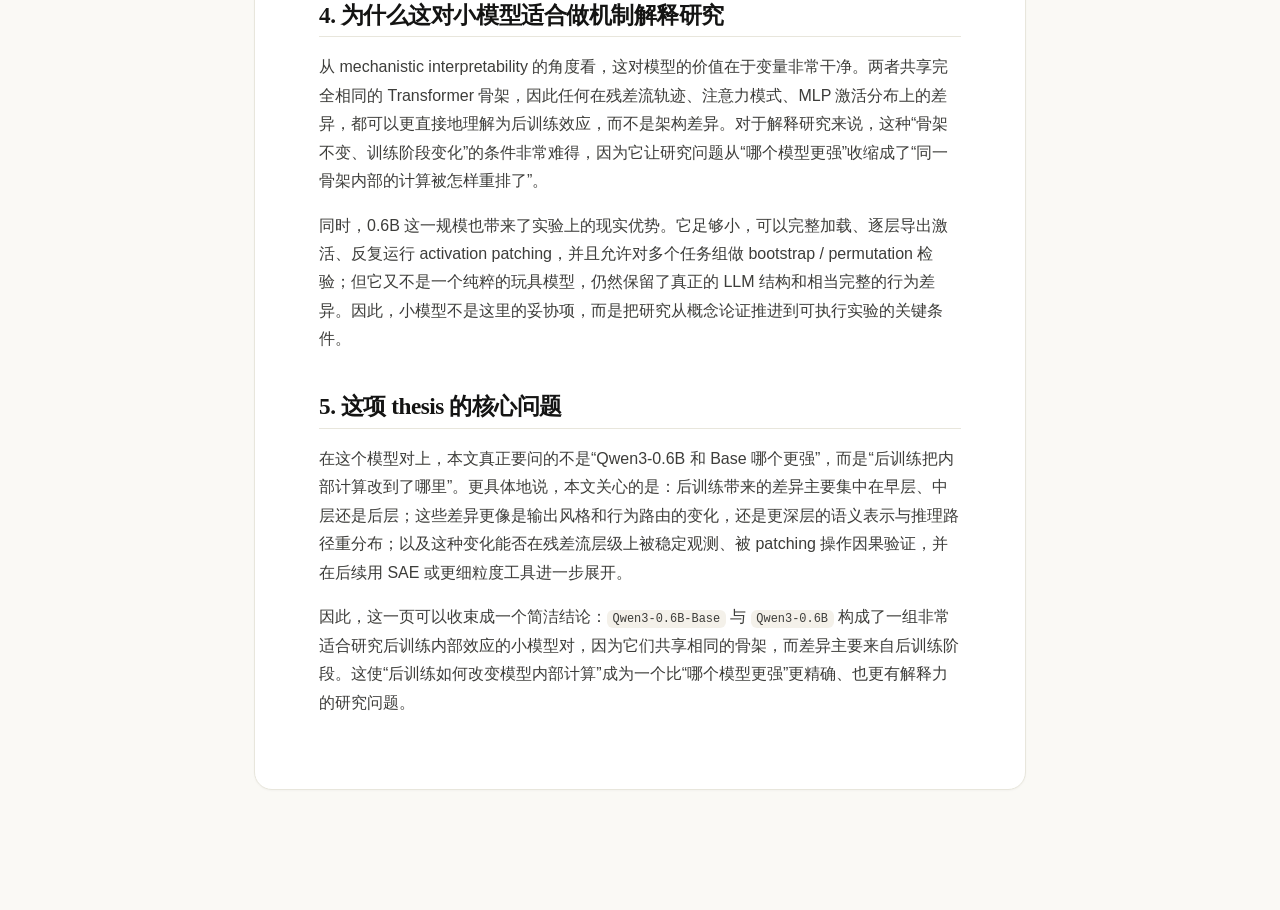
<file: thesis/index.html>
<!doctype html>
<html lang="zh-CN">
<head>
  <meta charset="utf-8" />
  <meta name="viewport" content="width=device-width, initial-scale=1" />
  <title>Qwen3 Thesis Notes</title>
  <link rel="stylesheet" href="../assets/styles.css" />
  
</head>
<body>

  <header class="site-header">
    <div class="site-header__inner">
      <a class="brand" href="../index.html">
        <span class="brand__avatar">FS</span>
        <span class="brand__text">
          <strong>felikschu research notes</strong>
          <span>本科毕业论文工作区与可解释性学习笔记</span>
        </span>
      </a>
      <nav class="site-nav">
        <a href="../index.html">Home</a>
        <a href="../about/index.html">About</a>
        <a href="../thesis/index.html">Thesis</a>
        <a href="../review/index.html">Review</a>
      </nav>
    </div>
  </header>
  <main class="page-shell">
    <article class="simple-page">
      <p class="eyebrow">thesis</p>
      <h1>Qwen3-0.6B-Base vs. Qwen3-0.6B：共享骨架下的后训练内部效应研究</h1>
      <p class="simple-page__lead">这一页对应我的毕业论文主线：在控制架构变量不变的前提下，用一对共享骨架的小模型，研究后训练如何改变大语言模型内部的残差流、注意力模式和 MLP 激活空间。</p>

      <h2>1. 模型背景与定位</h2>
      <p>Qwen3 是阿里达摩院推出的第三代开源大语言模型系列，覆盖从 0.6B 到 235B 的多个参数规模，同时包含 dense 模型和混合专家模型。在这个系列里，<code>Qwen3-0.6B</code> 是公开可用的最小 dense 模型，参数量约 6 亿，属于非常适合做机制解释实验的“小而完整”的模型。本文选取 <code>Qwen3-0.6B-Base</code> 与 <code>Qwen3-0.6B</code> 作为对比模型对，其中 <code>Base</code> 是只完成预训练的原始版本，更接近一个“续写引擎”；而 <code>Qwen3-0.6B</code> 则是在 Base 之上进一步经过后训练得到的对话优化版本，更接近一个可直接使用的 instruct / chat 模型。</p>

      <p>这对模型最重要的特点，不是它们规模小，而是它们共享完全相同的 Transformer 骨架。参数规模、层数、隐藏维度、注意力头数和网络拓扑都保持不变，差异主要来自后训练阶段引入的权重更新。因此，对 mechanistic interpretability 来说，这是一组非常干净的对照实验：当输入相同而内部激活不同，研究者可以更有把握地把这种变化归因到后训练，而不是归因到架构差异。</p>

      <h2>2. 共享骨架：Dense Qwen3-0.6B 架构</h2>
      <h3>2.1 宏观结构</h3>
      <p>Qwen3-0.6B 采用标准的 decoder-only Transformer 架构。整个前向过程可以概括为：输入 token 先经过 embedding，进入一条宽度为 1024 的残差流；随后依次通过 28 层 Transformer block，每一层都由一个注意力子层和一个前馈子层组成；最后经过最终归一化和 language modeling head 映射为输出 logits。对本文来说，最重要的不是记住模块名称，而是明确真正贯穿全网的对象是残差流表示：注意力子层和 MLP 子层都只是在这条残差流上读取、变换、再写回自己的更新量。</p>

      <section class="thesis-inline thesis-inline--skeleton">
        <div class="skeleton-summary">
          <span class="mini-chip">shared skeleton</span>
          <p>Qwen3-0.6B-Base 与 Qwen3-0.6B 共享同一套 dense decoder-only Transformer 骨架。下面这些参数在两个模型之间保持一致，差异主要来自后训练后的权重重排。</p>
        </div>
        <div class="shared-grid">
          <div class="shared-item"><span>层数</span><strong>28</strong></div>
          <div class="shared-item"><span>隐藏维度</span><strong>1024</strong></div>
          <div class="shared-item"><span>注意力头</span><strong>16Q / 8KV</strong></div>
          <div class="shared-item"><span>FFN</span><strong>3072</strong></div>
          <div class="shared-item"><span>位置编码</span><strong>RoPE</strong></div>
          <div class="shared-item"><span>归一化</span><strong>RMSNorm + QK-Norm</strong></div>
        </div>
      </section>

      <h3>2.2 详细配置</h3>
      <table>
        <thead>
          <tr>
            <th>参数项</th>
            <th>取值</th>
            <th>说明</th>
          </tr>
        </thead>
        <tbody>
          <tr>
            <td>总参数量</td>
            <td>约 0.6B</td>
            <td>dense 模型，无 MoE</td>
          </tr>
          <tr>
            <td>层数</td>
            <td>28</td>
            <td>Transformer decoder block 数量</td>
          </tr>
          <tr>
            <td>隐藏层维度</td>
            <td>1024</td>
            <td>残差流宽度</td>
          </tr>
          <tr>
            <td>注意力头数</td>
            <td>16 个 Q 头 / 8 个 KV 头</td>
            <td>使用 Grouped-Query Attention</td>
          </tr>
          <tr>
            <td>FFN 中间层维度</td>
            <td>3072</td>
            <td>SwiGLU 的门控中间维度</td>
          </tr>
          <tr>
            <td>词表大小</td>
            <td>151,936</td>
            <td>分词器词表规模</td>
          </tr>
          <tr>
            <td>位置编码</td>
            <td>RoPE，θ = 1,000,000</td>
            <td>支持长上下文</td>
          </tr>
          <tr>
            <td>归一化</td>
            <td>RMSNorm + QK-Norm</td>
            <td>前归一化，并对 Q/K 额外归一化</td>
          </tr>
          <tr>
            <td>嵌入绑定</td>
            <td>输入/输出共享</td>
            <td>减少参数冗余</td>
          </tr>
        </tbody>
      </table>

      <p>这些参数在 <code>Qwen3-0.6B-Base</code> 和 <code>Qwen3-0.6B</code> 之间保持一致。也就是说，两者在结构层面并没有“Base 是一种模型，Instruct 又是另一种模型”的区别；它们是同一架构的两个训练阶段版本。</p>

      <h3>2.3 单层 Transformer Block 的内部组成</h3>
      <p>单个 decoder block 可以拆成两个顺序执行的子层。首先，输入残差流经过 RMSNorm，进入注意力子层，完成 Q/K/V 投影、QK-Norm、RoPE 注入和 scaled dot-product attention，再通过输出投影写回残差流。随后，更新后的残差状态再经过一次 RMSNorm，进入 MLP 子层，使用 SwiGLU 结构进行非线性变换，最后再次写回残差流。把它写成最简化的形式，可以概括为</p>
      <p><code>x → RMSNorm → Attention → 残差相加 → RMSNorm → SwiGLU MLP → 残差相加</code>。</p>

      <div class="diagram-stack">
        <div class="diagram-flow">
          <div class="flow-node">Input <em>x</em></div>
          <div class="flow-arrow" aria-hidden="true"></div>
          <div class="flow-node flow-node--subtle">RMSNorm</div>
          <div class="flow-arrow" aria-hidden="true"></div>
          <div class="flow-node flow-node--accent">Attention Sub-layer</div>
          <div class="flow-arrow" aria-hidden="true"></div>
          <div class="flow-node flow-node--merge">Residual Add</div>
          <div class="flow-arrow" aria-hidden="true"></div>
          <div class="flow-node flow-node--subtle">RMSNorm</div>
          <div class="flow-arrow" aria-hidden="true"></div>
          <div class="flow-node flow-node--accent">SwiGLU MLP Sub-layer</div>
          <div class="flow-arrow" aria-hidden="true"></div>
          <div class="flow-node flow-node--merge">Residual Add</div>
          <div class="flow-arrow" aria-hidden="true"></div>
          <div class="flow-node">Output <em>x′</em></div>
        </div>
        <p class="diagram-caption">单个 decoder block 的前向路径：所有子层都是对 1024 维残差流的读写操作。</p>
      </div>

      <div class="diagram-layers">
        <div class="layer-track">
          <span class="layer-pill">1</span>
          <span class="layer-pill">2</span>
          <span class="layer-pill">3</span>
          <span class="layer-pill layer-pill--dot">⋯</span>
          <span class="layer-pill layer-pill--active">14</span>
          <span class="layer-pill layer-pill--dot">⋯</span>
          <span class="layer-pill layer-pill--active">28</span>
        </div>
        <p class="diagram-caption">共 28 层堆叠。中间层（如 14）与末层（28）常被选作激活观测点。</p>
      </div>

      <table>
        <thead>
          <tr>
            <th>模块</th>
            <th>核心机制</th>
            <th>在 Qwen3-0.6B 中的作用</th>
          </tr>
        </thead>
        <tbody>
          <tr>
            <td>RMSNorm</td>
            <td>只按均方根归一化，不减均值</td>
            <td>每个子层前执行一次，稳定训练和推理</td>
          </tr>
          <tr>
            <td>QK-Norm</td>
            <td>对注意力中的 Q、K 向量额外做归一化</td>
            <td>提高注意力分数稳定性，缓解发散</td>
          </tr>
          <tr>
            <td>GQA</td>
            <td>多个查询头共享同一组键值头</td>
            <td>16 个 Q 头共享 8 个 KV 头，降低缓存成本</td>
          </tr>
          <tr>
            <td>RoPE</td>
            <td>通过旋转 Q、K 注入相对位置信息</td>
            <td>在不改动主干结构的情况下支持长上下文</td>
          </tr>
          <tr>
            <td>SwiGLU</td>
            <td><code>SiLU(gate) × up_proj</code> 后再下投影</td>
            <td>提供比普通 ReLU FFN 更强的门控表达能力</td>
          </tr>
          <tr>
            <td>残差连接</td>
            <td>每个子层输出都加回原输入</td>
            <td>形成整网共享的残差流，也是本文主要观测对象</td>
          </tr>
        </tbody>
      </table>

      <h2>3. 从 Base 到 Instruct：后训练路径</h2>
      <p>Qwen3-0.6B-Base 与 Qwen3-0.6B 的差异不体现在架构，而体现在训练流程。<code>Base</code> 模型完成的是大规模自回归预训练，目标是从海量语料中学习语言建模能力、知识和基础推理模式；而 <code>Qwen3-0.6B</code> 则在此基础上继续经历后训练，一般可以概括为监督微调（SFT）与基于人类偏好的对齐阶段。用最简化的话说，Base 更像“给定前缀继续写下去”的模型，而后训练后的版本更像“理解指令并给出合适回复”的模型。</p>

      <p>因此，两者的区别可以写得非常直接：<code>Qwen3-0.6B-Base</code> 是预训练收敛后的原始权重；<code>Qwen3-0.6B</code> 是在同一底座之上经过后训练得到的新权重。参数矩阵的形状没有变，block 的堆叠顺序没有变，注意力头数和隐藏维度没有变，真正变化的是权重值以及这些权重所诱导出的内部计算路径。</p>

      <div class="diagram-training">
        <div class="training-track">
          <div class="training-stage">
            <span class="stage-dot stage-dot--base"></span>
            <div class="stage-label">Pretraining</div>
            <div class="stage-desc">大规模自回归预训练</div>
          </div>
          <div class="training-connector" aria-hidden="true"></div>
          <div class="training-stage">
            <span class="stage-dot stage-dot--base"></span>
            <div class="stage-label">Language Modeling</div>
            <div class="stage-desc">续写引擎</div>
          </div>
          <div class="training-arrow" aria-hidden="true">→</div>
          <div class="training-stage training-stage--highlight">
            <span class="stage-dot stage-dot--base"></span>
            <div class="stage-label">Base</div>
            <div class="stage-desc">原始权重</div>
          </div>
        </div>

        <div class="training-track training-track--instruct">
          <div class="training-stage training-stage--ghost">
            <span class="stage-dot stage-dot--base"></span>
            <div class="stage-label">Base</div>
            <div class="stage-desc">同左</div>
          </div>
          <div class="training-connector training-connector--dashed" aria-hidden="true"></div>
          <div class="training-stage">
            <span class="stage-dot stage-dot--sft"></span>
            <div class="stage-label">SFT</div>
            <div class="stage-desc">监督微调</div>
          </div>
          <div class="training-arrow" aria-hidden="true">→</div>
          <div class="training-stage">
            <span class="stage-dot stage-dot--align"></span>
            <div class="stage-label">Preference Alignment</div>
            <div class="stage-desc">人类偏好对齐</div>
          </div>
          <div class="training-arrow" aria-hidden="true">→</div>
          <div class="training-stage training-stage--highlight">
            <span class="stage-dot stage-dot--final"></span>
            <div class="stage-label">Instruct</div>
            <div class="stage-desc">对话优化版本</div>
          </div>
        </div>

        <div class="training-note">
          <p><strong>Base</strong> 是预训练收敛后的原始权重；<strong>Instruct</strong> 是在同一底座上继续经过后训练得到的新权重。架构不变，变化的是权重值与内部计算路径。</p>
        </div>
      </div>

      <table>
        <thead>
          <tr>
            <th>维度</th>
            <th>Qwen3-0.6B-Base</th>
            <th>Qwen3-0.6B</th>
          </tr>
        </thead>
        <tbody>
          <tr>
            <td>训练阶段</td>
            <td>仅预训练</td>
            <td>预训练 + 后训练</td>
          </tr>
          <tr>
            <td>行为模式</td>
            <td>续写引擎</td>
            <td>更接近 instruct / chat 助手</td>
          </tr>
          <tr>
            <td>适用场景</td>
            <td>研究基线、二次微调、原始行为观察</td>
            <td>直接交互、指令执行、对话任务</td>
          </tr>
          <tr>
            <td>架构与超参数</td>
            <td>与后者完全相同</td>
            <td>与前者完全相同</td>
          </tr>
          <tr>
            <td>核心差异来源</td>
            <td>预训练阶段形成的权重</td>
            <td>后训练对同一权重空间的进一步重排</td>
          </tr>
        </tbody>
      </table>

      <h2>4. 为什么这对小模型适合做机制解释研究</h2>
      <p>从 mechanistic interpretability 的角度看，这对模型的价值在于变量非常干净。两者共享完全相同的 Transformer 骨架，因此任何在残差流轨迹、注意力模式、MLP 激活分布上的差异，都可以更直接地理解为后训练效应，而不是架构差异。对于解释研究来说，这种“骨架不变、训练阶段变化”的条件非常难得，因为它让研究问题从“哪个模型更强”收缩成了“同一骨架内部的计算被怎样重排了”。</p>

      <p>同时，0.6B 这一规模也带来了实验上的现实优势。它足够小，可以完整加载、逐层导出激活、反复运行 activation patching，并且允许对多个任务组做 bootstrap / permutation 检验；但它又不是一个纯粹的玩具模型，仍然保留了真正的 LLM 结构和相当完整的行为差异。因此，小模型不是这里的妥协项，而是把研究从概念论证推进到可执行实验的关键条件。</p>

      <h2>5. 这项 thesis 的核心问题</h2>
      <p>在这个模型对上，本文真正要问的不是“Qwen3-0.6B 和 Base 哪个更强”，而是“后训练把内部计算改到了哪里”。更具体地说，本文关心的是：后训练带来的差异主要集中在早层、中层还是后层；这些差异更像是输出风格和行为路由的变化，还是更深层的语义表示与推理路径重分布；以及这种变化能否在残差流层级上被稳定观测、被 patching 操作因果验证，并在后续用 SAE 或更细粒度工具进一步展开。</p>

      <p>因此，这一页可以收束成一个简洁结论：<code>Qwen3-0.6B-Base</code> 与 <code>Qwen3-0.6B</code> 构成了一组非常适合研究后训练内部效应的小模型对，因为它们共享相同的骨架，而差异主要来自后训练阶段。这使“后训练如何改变模型内部计算”成为一个比“哪个模型更强”更精确、也更有解释力的研究问题。</p>
    </article>
  </main>
</body>
</html>
</file>
<file: assets/styles.css>
@import url("./katex/katex.min.css");

:root {
  --bg: #faf9f5;
  --paper: #ffffff;
  --ink: #141413;
  --ink-secondary: #3d3d3a;
  --muted: #5e5d59;
  --cloud: #87867f;
  --line: #e8e6dc;
  --line-subtle: #f0eee6;
  --accent: #9e4e2c;
  --accent-hover: #7f3b1e;
  --accent-soft: #fdfbf7;
  --shadow-sm: 0 1px 2px rgba(20,20,19,0.03);
  --shadow-md: 0 4px 14px rgba(20,20,19,0.05);
  --shadow-lg: 0 14px 36px rgba(20,20,19,0.08);
}

* { box-sizing: border-box; }
html, body { margin: 0; padding: 0; background: var(--bg); color: var(--ink); }
body {
  font-family: -apple-system, BlinkMacSystemFont, "Segoe UI", Roboto, Helvetica, Arial, sans-serif;
  line-height: 1.7;
  -webkit-font-smoothing: antialiased;
  -moz-osx-font-smoothing: grayscale;
}

a { color: var(--accent); text-decoration: none; transition: color 120ms ease; }
a:hover { color: var(--accent-hover); text-decoration: underline; }

/* Citations */
.cite-row {
  display: inline-flex;
  align-items: center;
  flex-wrap: nowrap;
  gap: 0.24rem;
  margin-left: 0.14rem;
  vertical-align: baseline;
  white-space: nowrap;
}

.cite {
  position: relative;
  font-size: 0.92em;
  display: inline-flex;
  align-items: center;
  white-space: nowrap;
  margin: 0;
  vertical-align: baseline;
}

.cite__button {
  appearance: none;
  border: 1px solid rgba(158, 78, 44, 0.16);
  border-radius: 999px;
  background: #fcf7ef;
  padding: 0.02rem 0.48rem;
  display: inline-flex;
  align-items: center;
  justify-content: center;
  cursor: pointer;
  box-shadow: var(--shadow-sm);
  transition: border-color 120ms ease, background 120ms ease, color 120ms ease;
}

.cite__button:hover,
.cite.is-open .cite__button {
  border-color: rgba(158, 78, 44, 0.32);
  background: #fffaf3;
}

.cite__button:focus-visible {
  outline: 2px solid rgba(158, 78, 44, 0.22);
  outline-offset: 2px;
}

.cite__label {
  display: inline-block;
  color: #6a503d;
  font-size: 0.84rem;
  line-height: 1.35;
  font-variant-numeric: tabular-nums;
  pointer-events: none;
}
.cite__card {
  position: absolute;
  left: 0;
  bottom: calc(100% + 6px);
  min-width: 260px;
  max-width: 420px;
  padding: 10px 12px;
  border: 1px solid var(--line);
  background: #fffaf5;
  color: #1f1e1d;
  font-size: 0.85rem;
  line-height: 1.45;
  box-shadow: var(--shadow-lg);
  border-radius: 10px;
  opacity: 0;
  pointer-events: none;
  transform: translateY(6px);
  transition: opacity 120ms ease, transform 120ms ease;
  z-index: 30;
  display: flex;
  flex-direction: column;
  gap: 0.15rem;
}
.cite.is-open .cite__card {
  opacity: 1;
  pointer-events: auto;
  transform: translateY(0);
}

.cite-row + .cite-row {
  margin-left: 0.22rem;
}
.cite__card-title { font-weight: 600; color: #141413; }
.cite__card-meta { color: var(--muted); font-size: 0.8rem; }
.cite__card-link { margin-top: 0.15rem; color: var(--accent); font-size: 0.8rem; }

code { background: #f4f1ea; padding: 0.12rem 0.35rem; border-radius: 6px; font-size: 0.92em; }
pre code { display: block; padding: 1rem; overflow-x: auto; }
blockquote {
  border-left: 3px solid #d4c4a8;
  margin: 1.5rem 0;
  padding: 0.6rem 1.25rem;
  background: var(--accent-soft);
  color: #3d3d3a;
}

h1, h2, h3 {
  line-height: 1.22;
  font-family: "Iowan Old Style", "Palatino Linotype", "Book Antiqua", Georgia, serif;
  font-weight: 600;
  letter-spacing: -0.02em;
  color: var(--ink);
}
h2 { border-bottom: 1px solid var(--line); padding-bottom: 0.45rem; margin-top: 2.8rem; }
hr { border: none; border-top: 1px solid var(--line); margin: 2.5rem 0; }

.section-sources {
  display: flex;
  flex-wrap: wrap;
  align-items: center;
  gap: 0.8rem;
  margin: -0.1rem 0 1.2rem;
}

.section-sources__label {
  color: var(--muted);
  font-size: 0.8rem;
  text-transform: uppercase;
  letter-spacing: 0.08em;
}

.section-sources__list {
  display: flex;
  flex-wrap: wrap;
  gap: 0.55rem;
}

.section-source {
  display: inline-flex;
  align-items: center;
  padding: 0.34rem 0.62rem;
  border: 1px solid var(--line);
  border-radius: 999px;
  background: #fffaf3;
  color: #5e4d3c;
  font-size: 0.88rem;
  text-decoration: none;
}

.section-source:hover {
  text-decoration: none;
  color: var(--accent);
  border-color: #dbc6a8;
}

/* Header */
.site-header {
  position: sticky;
  top: 0;
  z-index: 20;
  background: rgba(250, 249, 245, 0.9);
  backdrop-filter: saturate(150%) blur(12px);
  border-bottom: 1px solid var(--line);
}

.site-header__inner {
  max-width: 1200px;
  margin: 0 auto;
  padding: 14px 28px;
  display: flex;
  align-items: center;
  justify-content: space-between;
  gap: 20px;
}

.brand {
  display: flex;
  align-items: center;
  gap: 14px;
  color: var(--ink);
}
.brand:hover { text-decoration: none; }

.brand__avatar {
  width: 40px;
  height: 40px;
  border-radius: 12px;
  display: grid;
  place-items: center;
  background:
    radial-gradient(140% 140% at 25% 10%, rgba(255,255,255,0.45) 0%, transparent 55%),
    linear-gradient(145deg, #c9a87c 0%, #eacba0 45%, #c47e4b 100%);
  color: #fff;
  font-weight: 700;
  font-size: 0.9rem;
  letter-spacing: 0.04em;
  box-shadow:
    inset 0 1px 1px rgba(255,255,255,0.35),
    0 2px 6px rgba(180, 120, 70, 0.18);
  text-shadow: 0 1px 1px rgba(0,0,0,0.06);
}

.brand__text {
  display: flex;
  flex-direction: column;
  gap: 1px;
}
.brand__text strong { font-weight: 600; font-size: 1.02rem; letter-spacing: -0.01em; }
.brand__text span { color: var(--muted); font-size: 0.88rem; }

.site-nav {
  display: flex;
  gap: 20px;
  flex-wrap: wrap;
}
.site-nav a {
  color: var(--muted);
  font-size: 0.95rem;
  font-weight: 500;
  padding: 4px 2px;
  border-bottom: 1.5px solid transparent;
  transition: color 150ms ease, border-color 150ms ease;
}
.site-nav a:hover {
  color: var(--accent);
  text-decoration: none;
  border-bottom-color: rgba(158, 78, 44, 0.35);
}

/* Longform (review) */
.longform-shell {
  max-width: 1180px;
  margin: 0 auto;
  padding: 56px 28px 100px;
  display: flex;
  align-items: flex-start;
}

.longform-shell--single {
  max-width: 980px;
}

.toc-card {
  flex: 0 0 auto;
  width: 220px;
  margin-right: 28px;
  position: sticky;
  top: 92px;
  align-self: flex-start;
  background: transparent;
  border: none;
  box-shadow: none;
  padding: 0;
  overflow: hidden;
  transition:
    width 350ms cubic-bezier(0.4, 0, 0.2, 1),
    margin-right 350ms cubic-bezier(0.4, 0, 0.2, 1);
}

.toc-card.collapsed {
  width: 0;
  margin-right: 0;
  pointer-events: none;
}

.toc-inner {
  min-width: 220px;
  opacity: 1;
  transform: translateX(0);
  padding: 2px 0;
  transition:
    opacity 280ms cubic-bezier(0.4, 0, 0.2, 1),
    transform 280ms cubic-bezier(0.4, 0, 0.2, 1);
}

.toc-card.collapsed .toc-inner {
  opacity: 0;
  transform: translateX(-16px);
}

.toc-header {
  display: flex;
  align-items: center;
  justify-content: space-between;
  gap: 1rem;
  margin-bottom: 1rem;
}

.toc-heading {
  display: flex;
  flex-direction: column;
  gap: 0.18rem;
}

.toc-heading__kicker {
  color: var(--cloud);
  font-size: 0.64rem;
  text-transform: uppercase;
  letter-spacing: 0.12em;
  font-weight: 600;
}

.toc-heading__title {
  margin: 0;
  color: #2d2c2a;
  font-family: "Iowan Old Style", "Palatino Linotype", "Book Antiqua", Georgia, serif;
  font-size: 0.94rem;
  font-weight: 550;
  letter-spacing: -0.01em;
}

.toc-toggle {
  appearance: none;
  border: none;
  background: transparent;
  cursor: pointer;
  color: var(--muted);
  font-size: 1.1rem;
  padding: 6px 10px;
  border-radius: 8px;
  transition: color 150ms ease, background 150ms ease;
  line-height: 1;
}
.toc-toggle:hover {
  color: var(--accent);
  background: rgba(20,20,19,0.04);
}

.toc-toggle--floating {
  position: fixed;
  left: 8px;
  top: 110px;
  z-index: 25;
  background: transparent;
  border: none;
  border-radius: 0;
  width: 52px;
  height: 76px;
  padding: 0;
  box-shadow: none;
  opacity: 0;
  pointer-events: none;
  transform: translateX(-6px);
  transition: opacity 300ms ease, transform 300ms ease, color 150ms ease;
  font-size: 1.38rem;
  font-weight: 500;
  color: var(--cloud);
}
.toc-toggle--floating:hover {
  color: var(--accent);
}
.toc-toggle--floating.visible {
  opacity: 1;
  pointer-events: auto;
  transform: translateX(0);
}
.toc-toggle--floating:hover {
  background: transparent;
}

.toc-list {
  margin: 0;
  padding-left: 0;
  list-style: none;
}
.toc-list li { margin: 0.55rem 0; }
.toc-list a {
  color: var(--muted);
  text-decoration: none;
  font-size: 0.9rem;
  display: block;
  padding: 3px 0 3px 8px;
  margin-left: -8px;
  border-left: 2px solid transparent;
  transition: color 120ms ease, border-color 120ms ease;
}
.toc-list a:hover {
  color: var(--accent);
  text-decoration: none;
  border-left-color: rgba(158, 78, 44, 0.3);
}

.longform-article {
  flex: 1 1 auto;
  max-width: 820px;
  min-width: 0;
  margin-left: auto;
  margin-right: auto;
  padding: 52px 48px 76px;
}

.longform-article pre,
.longform-article .katex-display {
  max-width: 100%;
  overflow: visible !important;
}

.longform-article .katex-display {
  margin: 1.5rem 0;
  padding: 0;
}

.longform-article .katex-display > .katex {
  white-space: normal !important;
}

.longform-article img,
.longform-article table {
  max-width: 100%;
  height: auto;
  display: block;
}

.longform-article p,
.longform-article li { font-size: 1.05rem; color: var(--ink-secondary); }
.longform-article p {
  overflow-wrap: break-word;
}
.longform-article h1 { font-size: 2.2rem; margin-bottom: 1.2rem; }

.article-meta {
  display: flex;
  gap: 14px;
  flex-wrap: wrap;
  color: var(--muted);
  font-size: 0.92rem;
  margin-bottom: 1.1rem;
}

.references-block {
  margin-top: 3.6rem;
  border-top: 1px solid var(--line);
  padding-top: 2rem;
}
.references { padding-left: 1.4rem; }
.references li { margin-bottom: 1.1rem; }
.ref-label { font-weight: 600; margin-right: 0.45rem; }
.ref-links {
  display: inline-flex;
  gap: 0.35rem;
  margin-left: 0.6rem;
  flex-wrap: wrap;
}
.ref-backlink { color: var(--muted); font-size: 0.92rem; text-decoration: none; }
.ref-backlink:hover { color: var(--accent); text-decoration: none; }

.glossary-term-link {
  color: inherit;
  text-decoration: none;
  border-bottom: 1px dotted rgba(158, 78, 44, 0.42);
  transition: border-color 120ms ease, color 120ms ease;
}

.glossary-term-link:hover {
  color: var(--accent);
  text-decoration: none;
  border-bottom-color: rgba(158, 78, 44, 0.85);
}

.glossary-backlink {
  font-size: 0.82rem;
  color: var(--muted);
  text-decoration: none;
  margin-left: 0.42rem;
  white-space: nowrap;
}

.glossary-backlink:hover {
  color: var(--accent);
  text-decoration: none;
}

/* Profile card */
.profile-card {
  align-self: start;
  position: sticky;
  top: 88px;
  background: var(--paper);
  border: 1px solid var(--line);
  border-radius: 18px;
  padding: 28px;
  box-shadow: var(--shadow-sm);
}
.profile-card h2 {
  border: none;
  margin: 1rem 0 0.35rem;
  padding: 0;
  font-size: 1.4rem;
}
.profile-card__muted { color: var(--muted); font-size: 0.92rem; line-height: 1.55; }

.profile-card__avatar {
  width: 72px;
  height: 72px;
  border-radius: 20px;
  display: grid;
  place-items: center;
  background:
    radial-gradient(140% 140% at 25% 10%, rgba(255,255,255,0.45) 0%, transparent 55%),
    linear-gradient(145deg, #c9a87c 0%, #eacba0 45%, #c47e4b 100%);
  color: #fff;
  font-weight: 700;
  font-size: 1.35rem;
  letter-spacing: 0.04em;
  box-shadow:
    inset 0 1px 1px rgba(255,255,255,0.35),
    0 5px 16px rgba(180, 120, 70, 0.18);
  text-shadow: 0 1px 2px rgba(0,0,0,0.06);
}

.profile-card--compact {
  position: static;
}

/* Home — clean, editorial, card-less layout */
.home-shell {
  max-width: 980px;
  margin: 0 auto;
  padding: 56px 28px 120px;
}

.blog-home { display: grid; gap: 72px; }

.hero-plain {
  display: flex;
  align-items: flex-start;
  justify-content: space-between;
  gap: 28px;
}

.hero-plain__copy {
  max-width: 680px;
}

.hero-plain__copy h1 {
  font-size: 2.8rem;
  margin: 0 0 0.6rem;
  letter-spacing: -0.02em;
}

.hero-plain__lead {
  font-size: 1.35rem;
  line-height: 1.5;
  color: var(--ink-secondary);
  margin: 0 0 1rem;
}

.hero-plain__copy > p {
  color: var(--muted);
  margin: 0 0 1.2rem;
}

.hero-plain__links {
  display: flex;
  align-items: center;
  gap: 10px;
  flex-wrap: wrap;
  margin-top: 1.4rem;
}

.hero-plain__links a {
  color: var(--accent);
  font-weight: 500;
  text-decoration: none;
}
.hero-plain__links a:hover {
  text-decoration: underline;
}

.link-sep {
  color: var(--cloud);
  font-size: 0.9rem;
}

.hero-plain__mark {
  flex: 0 0 auto;
}

.hero-mark {
  width: 72px;
  height: 72px;
  border-radius: 20px;
  display: grid;
  place-items: center;
  background:
    radial-gradient(140% 140% at 25% 10%, rgba(255,255,255,0.45) 0%, transparent 55%),
    linear-gradient(145deg, #c9a87c 0%, #eacba0 45%, #c47e4b 100%);
  color: #fff;
  font-weight: 700;
  font-size: 1.35rem;
  letter-spacing: 0.04em;
  box-shadow:
    inset 0 1px 1px rgba(255,255,255,0.35),
    0 5px 16px rgba(180, 120, 70, 0.18);
  text-shadow: 0 1px 2px rgba(0,0,0,0.06);
}

.section-title {
  font-size: 0.85rem;
  text-transform: uppercase;
  letter-spacing: 0.12em;
  color: var(--cloud);
  font-weight: 600;
  margin-bottom: 1.6rem;
}

.writing-section { }

.writing-list {
  display: grid;
  gap: 2.2rem;
}

.writing-item { }

.writing-item__meta {
  display: flex;
  align-items: center;
  gap: 12px;
  margin-bottom: 0.35rem;
}

.writing-item__eyebrow {
  font-size: 0.75rem;
  text-transform: uppercase;
  letter-spacing: 0.1em;
  color: var(--cloud);
  font-weight: 600;
}

.writing-item__date {
  font-size: 0.85rem;
  color: var(--muted);
}

.writing-item__title {
  font-size: 1.45rem;
  margin: 0 0 0.4rem;
  font-weight: 600;
}

.writing-item__title a {
  color: var(--ink);
  text-decoration: none;
}
.writing-item__title a:hover {
  color: var(--accent);
  text-decoration: underline;
}

.writing-item__desc {
  margin: 0;
  color: var(--muted);
  font-size: 1rem;
  line-height: 1.7;
}

.focus-section { }

.focus-lead {
  font-size: 1.25rem;
  color: var(--ink-secondary);
  line-height: 1.6;
  margin: 0 0 1.2rem;
}

.focus-list {
  display: grid;
  gap: 1rem;
}

.focus-list p {
  margin: 0;
  color: var(--muted);
  line-height: 1.7;
}

.focus-list strong {
  color: var(--ink);
  font-weight: 600;
}

.home-footer {
  margin-top: 16px;
  padding-top: 28px;
  border-top: 1px solid var(--line);
  color: var(--cloud);
  font-size: 0.92rem;
}

.home-footer p {
  margin: 0;
}

/* Simple pages (about / thesis / notes / talks) */
.page-shell {
  max-width: 820px;
  margin: 0 auto;
  padding: 72px 24px 120px;
}

.simple-page {
  background: var(--paper);
  border: 1px solid var(--line);
  border-radius: 18px;
  padding: 56px 64px;
  box-shadow: var(--shadow-sm);
}

.simple-page h1 {
  margin: 0.2rem 0 1.4rem;
  font-size: 2.4rem;
  letter-spacing: -0.02em;
}

.simple-page h2 {
  margin-top: 2.4rem;
  margin-bottom: 0.9rem;
  font-size: 1.45rem;
}

.simple-page h3 {
  margin-top: 1.6rem;
  margin-bottom: 0.7rem;
  font-size: 1.08rem;
  color: var(--ink);
}

.simple-page__lead {
  font-size: 1.25rem;
  color: var(--ink-secondary);
  line-height: 1.7;
  margin-bottom: 2rem;
}

.simple-page p {
  color: var(--ink-secondary);
  line-height: 1.78;
}

.simple-page ul {
  padding-left: 1.3rem;
  color: var(--ink-secondary);
  margin: 0.8rem 0 1.2rem;
}

.simple-page li {
  margin: 1rem 0;
  line-height: 1.75;
  padding-left: 0.2rem;
}

.simple-page li::marker {
  color: var(--accent);
}

.simple-page table {
  width: 100%;
  border-collapse: collapse;
  margin: 1.1rem 0 1.5rem;
  font-size: 0.96rem;
  color: var(--ink-secondary);
}

.simple-page th,
.simple-page td {
  text-align: left;
  vertical-align: top;
  padding: 0.78rem 0.72rem;
  border-top: 1px solid var(--line);
}

.simple-page thead th {
  color: var(--ink);
  font-weight: 600;
  background: #fcfaf5;
}

.simple-page tbody tr:last-child td {
  border-bottom: 1px solid var(--line);
}

.mini-chip {
  display: inline-block;
  color: #8b6b52;
  font-size: 0.72rem;
  letter-spacing: 0.08em;
  font-weight: 600;
  text-transform: uppercase;
  margin-bottom: 0.2rem;
}

.skeleton-summary {
  display: grid;
  gap: 0.55rem;
  margin-bottom: 0.8rem;
}

.skeleton-summary p {
  margin: 0;
}

.shared-grid {
  display: grid;
  grid-template-columns: repeat(2, minmax(0, 1fr));
  gap: 0.45rem 1rem;
}

.shared-item {
  display: flex;
  justify-content: space-between;
  gap: 0.8rem;
  padding: 0.34rem 0;
  border-bottom: 1px solid #eee8df;
  font-size: 0.85rem;
}

.shared-item span {
  color: var(--muted);
}

.shared-item strong {
  color: var(--ink);
  font-weight: 650;
  text-align: right;
}

/* Elegant diagrams for thesis page */
.diagram-stack,
.diagram-layers,
.diagram-training {
  margin: 1.4rem 0 1.8rem;
}

.diagram-caption {
  margin: 0.8rem 0 0;
  color: var(--muted);
  font-size: 0.92rem;
  text-align: center;
}

/* Vertical flow diagram */
.diagram-flow {
  display: flex;
  flex-direction: column;
  align-items: center;
  gap: 0.45rem;
}

.flow-node {
  min-width: 180px;
  max-width: 320px;
  text-align: center;
  padding: 0.7rem 1.2rem;
  background: #fdfbf7;
  border: 1px solid #e8e6dc;
  border-radius: 8px;
  color: var(--ink);
  font-size: 0.95rem;
  font-weight: 500;
}

.flow-node em {
  font-style: normal;
  color: var(--accent);
  font-weight: 600;
}

.flow-node--subtle {
  background: #f7f5f0;
  color: var(--ink-secondary);
  font-size: 0.9rem;
}

.flow-node--accent {
  background: #faf6ea;
  border-color: #e5dcc9;
  color: #5b5347;
}

.flow-node--merge {
  background: transparent;
  border: 1px dashed #d9d3c5;
  color: var(--muted);
  font-size: 0.85rem;
  padding: 0.5rem 1rem;
}

.flow-arrow {
  width: 1px;
  height: 18px;
  background: linear-gradient(to bottom, #dcd6c8, #c9c3b5);
  position: relative;
}

.flow-arrow::after {
  content: "";
  position: absolute;
  left: 50%;
  bottom: 0;
  transform: translateX(-50%);
  width: 0;
  height: 0;
  border-left: 4px solid transparent;
  border-right: 4px solid transparent;
  border-top: 5px solid #c9c3b5;
}

/* Layer ribbon */
.diagram-layers {
  display: flex;
  flex-direction: column;
  align-items: center;
}

.layer-track {
  display: inline-flex;
  flex-wrap: wrap;
  justify-content: center;
  gap: 0.5rem;
  padding: 0.6rem 1rem;
  background: #f7f5f0;
  border-radius: 999px;
}

.layer-pill {
  min-width: 36px;
  text-align: center;
  padding: 0.35rem 0.55rem;
  font-size: 0.8rem;
  font-weight: 600;
  color: var(--muted);
  background: #fdfbf7;
  border: 1px solid #e8e6dc;
  border-radius: 999px;
}

.layer-pill--dot {
  background: transparent;
  border-color: transparent;
  color: var(--cloud);
}

.layer-pill--active {
  background: #f3e9e1;
  border-color: #e5d6c4;
  color: #7a5437;
}

/* Training diagram */
.diagram-training {
  display: grid;
  gap: 1.2rem;
}

.training-track {
  display: flex;
  align-items: center;
  flex-wrap: wrap;
  gap: 0.6rem;
  padding: 1rem 1.2rem;
  background: #f7f5f0;
  border-radius: 12px;
}

.training-track--instruct {
  background: #fdfbf7;
  border: 1px solid #e8e6dc;
}

.training-stage {
  display: flex;
  flex-direction: column;
  align-items: flex-start;
  gap: 0.15rem;
}

.training-stage--ghost {
  opacity: 0.55;
}

.training-stage--highlight {
  padding: 0.45rem 0.8rem;
  background: #fff;
  border: 1px solid #e0d8c8;
  border-radius: 8px;
}

.stage-dot {
  width: 8px;
  height: 8px;
  border-radius: 50%;
}

.stage-dot--base { background: #b0a79a; }
.stage-dot--sft { background: #c9a87c; }
.stage-dot--align { background: #9e4e2c; }
.stage-dot--final { background: #7a5437; }

.stage-label {
  font-size: 0.95rem;
  font-weight: 600;
  color: var(--ink);
}

.stage-desc {
  font-size: 0.82rem;
  color: var(--muted);
}

.training-connector {
  flex: 1 1 auto;
  height: 1px;
  min-width: 28px;
  background: linear-gradient(to right, #dcd6c8, #c9c3b5);
}

.training-connector--dashed {
  background: repeating-linear-gradient(to right, #dcd6c8 0, #dcd6c8 6px, transparent 6px, transparent 10px);
}

.training-arrow {
  color: #b0a79a;
  font-size: 1.1rem;
  font-weight: 500;
}

.training-note {
  padding: 0.9rem 1.1rem;
  background: #faf6ea;
  border-left: 3px solid #e5dcc9;
  border-radius: 0 10px 10px 0;
  color: var(--ink-secondary);
  font-size: 0.95rem;
  line-height: 1.7;
}

.training-note p {
  margin: 0;
}

.lang-divider {
  border: none;
  border-top: 1px solid var(--line);
  margin: 3.2rem 0 2.4rem;
}

.lang-header {
  display: flex;
  align-items: center;
  gap: 10px;
  margin-bottom: 1.2rem;
  color: var(--muted);
  font-size: 0.95rem;
  font-weight: 500;
}

.lang-header .flag {
  font-size: 1.1rem;
  line-height: 1;
}

/* Glossary */
h2#section-11 {
  margin-top: 4rem;
}

h2#section-11 ~ h3 {
  margin-top: 2.5rem;
  padding-top: 1rem;
  border-top: 1px solid #e8e1d6;
  font-size: 0.82rem;
  font-weight: 700;
  letter-spacing: 0.08em;
  text-transform: uppercase;
  color: var(--muted);
}

h2#section-11 ~ h4 {
  margin-top: 1.25rem;
  margin-bottom: 0.85rem;
  padding: 0.8rem 1rem 0.75rem;
  background: #f7f4ee;
  border-left: 3px solid #dbcbb7;
  border-radius: 0 10px 10px 0;
  font-size: 1.02rem;
  font-weight: 650;
  color: var(--ink);
}

h2#section-11 ~ h4 + p,
h2#section-11 ~ h4 + eqn,
h2#section-11 ~ h4 + .katex-display {
  margin-top: 0.9rem;
}

h2#section-11 ~ p,
h2#section-11 ~ ul {
  color: var(--ink-secondary);
}

/* Responsive */
@media (max-width: 980px) {
  .longform-shell {
    flex-direction: column;
  }
  .toc-card {
    position: static;
    order: -1;
    flex: 0 0 auto;
    width: 100%;
    margin-right: 0;
    pointer-events: auto !important;
    background: var(--paper);
    border: 1px solid var(--line);
    border-radius: 16px;
    padding: 18px 20px;
    box-shadow: var(--shadow-sm);
    overflow: visible;
    transition: none;
  }
  .toc-card.collapsed {
    width: 100%;
    pointer-events: auto !important;
  }
  .toc-inner {
    min-width: auto;
    opacity: 1 !important;
    transform: none !important;
    transition: none;
  }
  .toc-toggle,
  .toc-toggle--floating {
    display: none !important;
  }

  .hero-plain {
    flex-direction: column;
    gap: 22px;
  }

  .hero-mark {
    width: 56px;
    height: 56px;
    font-size: 1.1rem;
  }

  .hero-plain__copy h1 {
    font-size: 2rem;
  }

  .training-lanes,
  .shared-grid {
    grid-template-columns: 1fr;
  }

  .site-header__inner {
    align-items: flex-start;
    flex-direction: column;
  }

  .simple-page { padding: 32px 26px; }
  .page-shell { padding: 40px 18px 80px; }
  .hero-card__copy { padding: 28px 26px; }
  .hero-card__copy h1 { font-size: 1.9rem; }
  .longform-article { padding: 28px 22px 48px; }
}
</file>
<file: assets/slides.css>
@import url("./katex/katex.min.css");

:root {
  --r-background-color: #f7f5ef;
  --r-main-color: #181714;
  --r-heading-color: #111;
  --r-link-color: #8a4b08;
  --r-link-color-hover: #6d3b06;
  --r-selection-background-color: #d6b38a;
  --r-main-font: -apple-system, BlinkMacSystemFont, "Segoe UI", sans-serif;
  --r-heading-font: -apple-system, BlinkMacSystemFont, "Segoe UI", sans-serif;
}

body {
  background: #f7f5ef;
  font-family: -apple-system, BlinkMacSystemFont, "Segoe UI", sans-serif;
}

.site-header {
  position: sticky;
  top: 0;
  z-index: 20;
  background: rgba(247, 245, 239, 0.92);
  backdrop-filter: blur(10px);
  border-bottom: 1px solid #e8e1d1;
}

.site-header__inner {
  max-width: 1280px;
  margin: 0 auto;
  padding: 14px 24px;
  display: flex;
  align-items: center;
  justify-content: space-between;
  gap: 18px;
}

.brand {
  display: flex;
  align-items: center;
  gap: 12px;
  color: #181714;
  text-decoration: none;
}

.brand__avatar {
  width: 48px;
  height: 48px;
  border-radius: 50%;
  display: grid;
  place-items: center;
  background: linear-gradient(135deg, #b66c2f, #e6c08f);
  color: white;
  font-weight: 700;
}

.brand__text {
  display: flex;
  flex-direction: column;
}

.brand__text span,
.site-nav a {
  color: #6a655c;
  font-size: 0.95rem;
}

.site-nav {
  display: flex;
  gap: 16px;
}

.site-nav a {
  text-decoration: none;
}

.slides-shell {
  max-width: 1440px;
  margin: 0 auto;
  padding: 28px 24px 56px;
}

.slides-intro {
  max-width: 920px;
  margin: 0 auto 22px;
}

.eyebrow {
  text-transform: uppercase;
  letter-spacing: 0.08em;
  color: #6a655c;
  font-size: 0.82rem;
}

.reveal {
  font-size: 30px;
}

.reveal .slides {
  text-align: left;
}

.reveal .slides section {
  background: #fffdf8;
  border: 1px solid #e8e1d1;
  padding: 48px 60px;
  height: 100%;
}

.reveal h1, .reveal h2, .reveal h3 {
  text-transform: none;
  letter-spacing: 0;
  margin-bottom: 0.5em;
}

.reveal h1 { font-size: 1.9em; }
.reveal h2 { font-size: 1.45em; }
.reveal h3 { font-size: 1.1em; }

.reveal p, .reveal li {
  line-height: 1.6;
}

.reveal ul, .reveal ol {
  display: block;
  margin-left: 1em;
}

.reveal code {
  background: #f4efe4;
  padding: 0.06em 0.2em;
  border-radius: 4px;
}

.reveal .katex-display {
  margin: 0.8em 0;
}
</file>
<file: assets/reveal/reveal.css>
.reveal .stretch,.reveal .r-stretch{max-width:none;max-height:none}.reveal pre.stretch code,.reveal pre.r-stretch code{height:100%;max-height:100%;box-sizing:border-box}.reveal .r-fit-text{display:inline-block;white-space:nowrap}.reveal .r-stack{display:grid;grid-template-rows:100%}.reveal .r-stack>*{grid-area:1/1;margin:auto}.reveal .r-vstack,.reveal .r-hstack{display:flex}.reveal .r-vstack img,.reveal .r-vstack video,.reveal .r-hstack img,.reveal .r-hstack video{min-width:0;min-height:0;object-fit:contain}.reveal .r-vstack{flex-direction:column;align-items:center;justify-content:center}.reveal .r-hstack{flex-direction:row;align-items:center;justify-content:center}.reveal .items-stretch{align-items:stretch}.reveal .items-start{align-items:flex-start}.reveal .items-center{align-items:center}.reveal .items-end{align-items:flex-end}.reveal .justify-between{justify-content:space-between}.reveal .justify-around{justify-content:space-around}.reveal .justify-start{justify-content:flex-start}.reveal .justify-center{justify-content:center}.reveal .justify-end{justify-content:flex-end}html.reveal-full-page{width:100%;height:100%;height:100vh;height:calc(var(--vh, 1vh) * 100);height:100dvh;overflow:hidden}.reveal-viewport{height:100%;overflow:hidden;position:relative;line-height:1;margin:0;background-color:#fff;color:#000;--r-controls-spacing: 12px;--r-overlay-header-height: 40px;--r-overlay-margin: 0px;--r-overlay-padding: 6px;--r-overlay-gap: 5px}@media screen and (max-width:1024px),(max-height:768px){.reveal-viewport{--r-overlay-header-height: 26px}}.reveal-viewport:fullscreen{top:0!important;left:0!important;width:100%!important;height:100%!important;transform:none!important}.reveal .fragment{transition:all .2s ease}.reveal .fragment:not(.custom){opacity:0;visibility:hidden;will-change:opacity}.reveal .fragment.visible{opacity:1;visibility:inherit}.reveal .fragment.disabled{transition:none}.reveal .fragment.grow{opacity:1;visibility:inherit}.reveal .fragment.grow.visible{transform:scale(1.3)}.reveal .fragment.shrink{opacity:1;visibility:inherit}.reveal .fragment.shrink.visible{transform:scale(.7)}.reveal .fragment.zoom-in{transform:scale(.1)}.reveal .fragment.zoom-in.visible{transform:none}.reveal .fragment.fade-out{opacity:1;visibility:inherit}.reveal .fragment.fade-out.visible{opacity:0;visibility:hidden}.reveal .fragment.semi-fade-out{opacity:1;visibility:inherit}.reveal .fragment.semi-fade-out.visible{opacity:.5;visibility:inherit}.reveal .fragment.strike{opacity:1;visibility:inherit}.reveal .fragment.strike.visible{text-decoration:line-through}.reveal .fragment.fade-up{transform:translateY(40px)}.reveal .fragment.fade-up.visible{transform:translate(0)}.reveal .fragment.fade-down{transform:translateY(-40px)}.reveal .fragment.fade-down.visible{transform:translate(0)}.reveal .fragment.fade-right{transform:translate(-40px)}.reveal .fragment.fade-right.visible{transform:translate(0)}.reveal .fragment.fade-left{transform:translate(40px)}.reveal .fragment.fade-left.visible{transform:translate(0)}.reveal .fragment.fade-in-then-out,.reveal .fragment.current-visible{opacity:0;visibility:hidden}.reveal .fragment.fade-in-then-out.current-fragment,.reveal .fragment.current-visible.current-fragment{opacity:1;visibility:inherit}.reveal .fragment.fade-in-then-semi-out{opacity:0;visibility:hidden}.reveal .fragment.fade-in-then-semi-out.visible{opacity:.5;visibility:inherit}.reveal .fragment.fade-in-then-semi-out.current-fragment,.reveal .fragment.highlight-red,.reveal .fragment.highlight-current-red,.reveal .fragment.highlight-green,.reveal .fragment.highlight-current-green,.reveal .fragment.highlight-blue,.reveal .fragment.highlight-current-blue{opacity:1;visibility:inherit}.reveal .fragment.highlight-red.visible{color:#ff2c2d}.reveal .fragment.highlight-green.visible{color:#17ff2e}.reveal .fragment.highlight-blue.visible{color:#1b91ff}.reveal .fragment.highlight-current-red.current-fragment{color:#ff2c2d}.reveal .fragment.highlight-current-green.current-fragment{color:#17ff2e}.reveal .fragment.highlight-current-blue.current-fragment{color:#1b91ff}.reveal:after{content:"";font-style:italic}.reveal iframe{z-index:1}.reveal a{position:relative}@keyframes bounce-right{0%,10%,25%,40%,50%{transform:translate(0)}20%{transform:translate(10px)}30%{transform:translate(-5px)}}@keyframes bounce-left{0%,10%,25%,40%,50%{transform:translate(0)}20%{transform:translate(-10px)}30%{transform:translate(5px)}}@keyframes bounce-down{0%,10%,25%,40%,50%{transform:translateY(0)}20%{transform:translateY(10px)}30%{transform:translateY(-5px)}}.reveal .controls{display:none;position:absolute;top:auto;bottom:var(--r-controls-spacing);right:var(--r-controls-spacing);left:auto;z-index:11;color:#000;pointer-events:none;font-size:10px}.reveal .controls button{position:absolute;padding:0;background-color:transparent;border:0;outline:0;cursor:pointer;color:currentColor;transform:scale(.9999);transition:color .2s ease,opacity .2s ease,transform .2s ease;z-index:2;pointer-events:auto;font-size:inherit;visibility:hidden;opacity:0;-webkit-appearance:none;-webkit-tap-highlight-color:rgba(0,0,0,0)}.reveal .controls .controls-arrow:before,.reveal .controls .controls-arrow:after{content:"";position:absolute;top:0;left:0;width:2.6em;height:.5em;border-radius:.25em;background-color:currentColor;transition:all .15s ease,background-color .8s ease;transform-origin:.2em 50%;will-change:transform}.reveal .controls .controls-arrow{position:relative;width:3.6em;height:3.6em}.reveal .controls .controls-arrow:before{transform:translate(.5em) translateY(1.55em) rotate(45deg)}.reveal .controls .controls-arrow:after{transform:translate(.5em) translateY(1.55em) rotate(-45deg)}.reveal .controls .controls-arrow:hover:before{transform:translate(.5em) translateY(1.55em) rotate(40deg)}.reveal .controls .controls-arrow:hover:after{transform:translate(.5em) translateY(1.55em) rotate(-40deg)}.reveal .controls .controls-arrow:active:before{transform:translate(.5em) translateY(1.55em) rotate(36deg)}.reveal .controls .controls-arrow:active:after{transform:translate(.5em) translateY(1.55em) rotate(-36deg)}.reveal .controls .navigate-left{right:6.4em;bottom:3.2em;transform:translate(-10px)}.reveal .controls .navigate-left.highlight{animation:bounce-left 2s 50 both ease-out}.reveal .controls .navigate-right{right:0;bottom:3.2em;transform:translate(10px)}.reveal .controls .navigate-right .controls-arrow{transform:rotate(180deg)}.reveal .controls .navigate-right.highlight{animation:bounce-right 2s 50 both ease-out}.reveal .controls .navigate-up{right:3.2em;bottom:6.4em;transform:translateY(-10px)}.reveal .controls .navigate-up .controls-arrow{transform:rotate(90deg)}.reveal .controls .navigate-down{right:3.2em;bottom:-1.4em;padding-bottom:1.4em;transform:translateY(10px)}.reveal .controls .navigate-down .controls-arrow{transform:rotate(-90deg)}.reveal .controls .navigate-down.highlight{animation:bounce-down 2s 50 both ease-out}.reveal .controls[data-controls-back-arrows=faded] .navigate-up.enabled{opacity:.3}.reveal .controls[data-controls-back-arrows=faded] .navigate-up.enabled:hover{opacity:1}.reveal .controls[data-controls-back-arrows=hidden] .navigate-up.enabled{opacity:0;visibility:hidden}.reveal .controls .enabled{visibility:visible;opacity:.9;cursor:pointer;transform:none}.reveal .controls .enabled.fragmented{opacity:.5}.reveal .controls .enabled:hover,.reveal .controls .enabled.fragmented:hover{opacity:1}.reveal:not(.rtl) .controls[data-controls-back-arrows=faded] .navigate-left.enabled{opacity:.3}.reveal:not(.rtl) .controls[data-controls-back-arrows=faded] .navigate-left.enabled:hover{opacity:1}.reveal:not(.rtl) .controls[data-controls-back-arrows=hidden] .navigate-left.enabled{opacity:0;visibility:hidden}.reveal.rtl .controls[data-controls-back-arrows=faded] .navigate-right.enabled{opacity:.3}.reveal.rtl .controls[data-controls-back-arrows=faded] .navigate-right.enabled:hover{opacity:1}.reveal.rtl .controls[data-controls-back-arrows=hidden] .navigate-right.enabled{opacity:0;visibility:hidden}.reveal[data-navigation-mode=linear].has-horizontal-slides .navigate-up,.reveal[data-navigation-mode=linear].has-horizontal-slides .navigate-down{display:none}.reveal[data-navigation-mode=linear].has-horizontal-slides .navigate-left,.reveal:not(.has-vertical-slides) .controls .navigate-left{bottom:1.4em;right:5.5em}.reveal[data-navigation-mode=linear].has-horizontal-slides .navigate-right,.reveal:not(.has-vertical-slides) .controls .navigate-right{bottom:1.4em;right:.5em}.reveal:not(.has-horizontal-slides) .controls .navigate-up{right:1.4em;bottom:5em}.reveal:not(.has-horizontal-slides) .controls .navigate-down{right:1.4em;bottom:.5em}.reveal.has-dark-background .controls{color:#fff}.reveal.has-light-background .controls{color:#000}.reveal.no-hover .controls .controls-arrow:hover:before,.reveal.no-hover .controls .controls-arrow:active:before{transform:translate(.5em) translateY(1.55em) rotate(45deg)}.reveal.no-hover .controls .controls-arrow:hover:after,.reveal.no-hover .controls .controls-arrow:active:after{transform:translate(.5em) translateY(1.55em) rotate(-45deg)}@media screen and (min-width:500px){.reveal-viewport{--r-controls-spacing: .8em}.reveal .controls[data-controls-layout=edges]{inset:0}.reveal .controls[data-controls-layout=edges] .navigate-left,.reveal .controls[data-controls-layout=edges] .navigate-right,.reveal .controls[data-controls-layout=edges] .navigate-up,.reveal .controls[data-controls-layout=edges] .navigate-down{bottom:auto;right:auto}.reveal .controls[data-controls-layout=edges] .navigate-left{top:50%;left:var(--r-controls-spacing);margin-top:-1.8em}.reveal .controls[data-controls-layout=edges] .navigate-right{top:50%;right:var(--r-controls-spacing);margin-top:-1.8em}.reveal .controls[data-controls-layout=edges] .navigate-up{top:var(--r-controls-spacing);left:50%;margin-left:-1.8em}.reveal .controls[data-controls-layout=edges] .navigate-down{bottom:calc(var(--r-controls-spacing) - 1.4em + .3em);left:50%;margin-left:-1.8em}}.reveal .progress{position:absolute;display:none;height:3px;width:100%;bottom:0;left:0;z-index:10;background-color:#0003;color:#fff}.reveal .progress:after{content:"";display:block;position:absolute;height:10px;width:100%;top:-10px}.reveal .progress span{display:block;height:100%;width:100%;background-color:currentColor;transition:transform .8s cubic-bezier(.26,.86,.44,.985);transform-origin:0 0;transform:scaleX(0)}.reveal .slide-number{position:absolute;display:block;right:8px;bottom:8px;z-index:31;font-family:Helvetica,sans-serif;font-size:12px;line-height:1;color:#fff;background-color:#0006;padding:5px}.reveal .slide-number a{color:currentColor}.reveal .slide-number-delimiter{margin:0 3px}.reveal{position:relative;width:100%;height:100%;overflow:hidden;touch-action:pinch-zoom}.reveal.embedded{touch-action:pan-y}.reveal.embedded.is-vertical-slide{touch-action:none}.reveal .slides{position:absolute;width:100%;height:100%;inset:0;margin:auto;pointer-events:none;overflow:visible;z-index:1;text-align:center;perspective:600px;perspective-origin:50% 40%}.reveal .slides>section{perspective:600px}.reveal .slides>section,.reveal .slides>section>section{display:none;position:absolute;width:100%;pointer-events:auto;z-index:10;transform-style:flat;transition:transform-origin .8s cubic-bezier(.26,.86,.44,.985),transform .8s cubic-bezier(.26,.86,.44,.985),visibility .8s cubic-bezier(.26,.86,.44,.985),opacity .8s cubic-bezier(.26,.86,.44,.985)}.reveal[data-transition-speed=fast] .slides section{transition-duration:.4s}.reveal[data-transition-speed=slow] .slides section{transition-duration:1.2s}.reveal .slides section[data-transition-speed=fast]{transition-duration:.4s}.reveal .slides section[data-transition-speed=slow]{transition-duration:1.2s}.reveal .slides>section.stack{padding-top:0;padding-bottom:0;pointer-events:none;height:100%}.reveal .slides>section.present,.reveal .slides>section>section.present{display:block;z-index:11;opacity:1}.reveal .slides>section:empty,.reveal .slides>section>section:empty,.reveal .slides>section[data-background-interactive],.reveal .slides>section>section[data-background-interactive]{pointer-events:none}.reveal.center,.reveal.center .slides,.reveal.center .slides section{min-height:0!important}.reveal .slides>section:not(.present),.reveal .slides>section>section:not(.present){pointer-events:none}.reveal.overview .slides>section,.reveal.overview .slides>section>section{pointer-events:auto}.reveal .slides>section.past,.reveal .slides>section.future,.reveal .slides>section.past>section,.reveal .slides>section.future>section,.reveal .slides>section>section.past,.reveal .slides>section>section.future{opacity:0}.reveal .slides>section[data-transition=slide].past,.reveal .slides>section[data-transition~=slide-out].past,.reveal.slide .slides>section:not([data-transition]).past{transform:translate(-150%)}.reveal .slides>section[data-transition=slide].future,.reveal .slides>section[data-transition~=slide-in].future,.reveal.slide .slides>section:not([data-transition]).future{transform:translate(150%)}.reveal .slides>section>section[data-transition=slide].past,.reveal .slides>section>section[data-transition~=slide-out].past,.reveal.slide .slides>section>section:not([data-transition]).past{transform:translateY(-150%)}.reveal .slides>section>section[data-transition=slide].future,.reveal .slides>section>section[data-transition~=slide-in].future,.reveal.slide .slides>section>section:not([data-transition]).future{transform:translateY(150%)}.reveal .slides>section[data-transition=linear].past,.reveal .slides>section[data-transition~=linear-out].past,.reveal.linear .slides>section:not([data-transition]).past{transform:translate(-150%)}.reveal .slides>section[data-transition=linear].future,.reveal .slides>section[data-transition~=linear-in].future,.reveal.linear .slides>section:not([data-transition]).future{transform:translate(150%)}.reveal .slides>section>section[data-transition=linear].past,.reveal .slides>section>section[data-transition~=linear-out].past,.reveal.linear .slides>section>section:not([data-transition]).past{transform:translateY(-150%)}.reveal .slides>section>section[data-transition=linear].future,.reveal .slides>section>section[data-transition~=linear-in].future,.reveal.linear .slides>section>section:not([data-transition]).future{transform:translateY(150%)}.reveal .slides section[data-transition=default].stack,.reveal.default .slides section.stack{transform-style:preserve-3d}.reveal .slides>section[data-transition=default].past,.reveal .slides>section[data-transition~=default-out].past,.reveal.default .slides>section:not([data-transition]).past{transform:translate3d(-100%,0,0) rotateY(-90deg) translate3d(-100%,0,0)}.reveal .slides>section[data-transition=default].future,.reveal .slides>section[data-transition~=default-in].future,.reveal.default .slides>section:not([data-transition]).future{transform:translate3d(100%,0,0) rotateY(90deg) translate3d(100%,0,0)}.reveal .slides>section>section[data-transition=default].past,.reveal .slides>section>section[data-transition~=default-out].past,.reveal.default .slides>section>section:not([data-transition]).past{transform:translate3d(0,-300px,0) rotateX(70deg) translate3d(0,-300px,0)}.reveal .slides>section>section[data-transition=default].future,.reveal .slides>section>section[data-transition~=default-in].future,.reveal.default .slides>section>section:not([data-transition]).future{transform:translate3d(0,300px,0) rotateX(-70deg) translate3d(0,300px,0)}.reveal .slides section[data-transition=convex].stack,.reveal.convex .slides section.stack{transform-style:preserve-3d}.reveal .slides>section[data-transition=convex].past,.reveal .slides>section[data-transition~=convex-out].past,.reveal.convex .slides>section:not([data-transition]).past{transform:translate3d(-100%,0,0) rotateY(-90deg) translate3d(-100%,0,0)}.reveal .slides>section[data-transition=convex].future,.reveal .slides>section[data-transition~=convex-in].future,.reveal.convex .slides>section:not([data-transition]).future{transform:translate3d(100%,0,0) rotateY(90deg) translate3d(100%,0,0)}.reveal .slides>section>section[data-transition=convex].past,.reveal .slides>section>section[data-transition~=convex-out].past,.reveal.convex .slides>section>section:not([data-transition]).past{transform:translate3d(0,-300px,0) rotateX(70deg) translate3d(0,-300px,0)}.reveal .slides>section>section[data-transition=convex].future,.reveal .slides>section>section[data-transition~=convex-in].future,.reveal.convex .slides>section>section:not([data-transition]).future{transform:translate3d(0,300px,0) rotateX(-70deg) translate3d(0,300px,0)}.reveal .slides section[data-transition=concave].stack,.reveal.concave .slides section.stack{transform-style:preserve-3d}.reveal .slides>section[data-transition=concave].past,.reveal .slides>section[data-transition~=concave-out].past,.reveal.concave .slides>section:not([data-transition]).past{transform:translate3d(-100%,0,0) rotateY(90deg) translate3d(-100%,0,0)}.reveal .slides>section[data-transition=concave].future,.reveal .slides>section[data-transition~=concave-in].future,.reveal.concave .slides>section:not([data-transition]).future{transform:translate3d(100%,0,0) rotateY(-90deg) translate3d(100%,0,0)}.reveal .slides>section>section[data-transition=concave].past,.reveal .slides>section>section[data-transition~=concave-out].past,.reveal.concave .slides>section>section:not([data-transition]).past{transform:translate3d(0,-80%,0) rotateX(-70deg) translate3d(0,-80%,0)}.reveal .slides>section>section[data-transition=concave].future,.reveal .slides>section>section[data-transition~=concave-in].future,.reveal.concave .slides>section>section:not([data-transition]).future{transform:translate3d(0,80%,0) rotateX(70deg) translate3d(0,80%,0)}.reveal .slides section[data-transition=zoom],.reveal.zoom .slides section:not([data-transition]){transition-timing-function:ease}.reveal .slides>section[data-transition=zoom].past,.reveal .slides>section[data-transition~=zoom-out].past,.reveal.zoom .slides>section:not([data-transition]).past{visibility:hidden;transform:scale(16)}.reveal .slides>section[data-transition=zoom].future,.reveal .slides>section[data-transition~=zoom-in].future,.reveal.zoom .slides>section:not([data-transition]).future{visibility:hidden;transform:scale(.2)}.reveal .slides>section>section[data-transition=zoom].past,.reveal .slides>section>section[data-transition~=zoom-out].past,.reveal.zoom .slides>section>section:not([data-transition]).past{transform:scale(16)}.reveal .slides>section>section[data-transition=zoom].future,.reveal .slides>section>section[data-transition~=zoom-in].future,.reveal.zoom .slides>section>section:not([data-transition]).future{transform:scale(.2)}.reveal.cube .slides{perspective:1300px}.reveal.cube .slides section{padding:30px;min-height:700px;backface-visibility:hidden;box-sizing:border-box;transform-style:preserve-3d}.reveal.center.cube .slides section{min-height:0}.reveal.cube .slides section:not(.stack):before{content:"";position:absolute;display:block;width:100%;height:100%;left:0;top:0;background:#0000001a;border-radius:4px;transform:translateZ(-20px)}.reveal.cube .slides section:not(.stack):after{content:"";position:absolute;display:block;width:90%;height:30px;left:5%;bottom:0;background:none;z-index:1;border-radius:4px;box-shadow:0 95px 25px #0003;transform:translateZ(-90px) rotateX(65deg)}.reveal.cube .slides>section.stack{padding:0;background:none}.reveal.cube .slides>section.past{transform-origin:100% 0%;transform:translate3d(-100%,0,0) rotateY(-90deg)}.reveal.cube .slides>section.future{transform-origin:0% 0%;transform:translate3d(100%,0,0) rotateY(90deg)}.reveal.cube .slides>section>section.past{transform-origin:0% 100%;transform:translate3d(0,-100%,0) rotateX(90deg)}.reveal.cube .slides>section>section.future{transform-origin:0% 0%;transform:translate3d(0,100%,0) rotateX(-90deg)}.reveal.page .slides{perspective-origin:0% 50%;perspective:3000px}.reveal.page .slides section{padding:30px;min-height:700px;box-sizing:border-box;transform-style:preserve-3d}.reveal.page .slides section.past{z-index:12}.reveal.page .slides section:not(.stack):before{content:"";position:absolute;display:block;width:100%;height:100%;left:0;top:0;background:#0000001a;transform:translateZ(-20px)}.reveal.page .slides section:not(.stack):after{content:"";position:absolute;display:block;width:90%;height:30px;left:5%;bottom:0;background:none;z-index:1;border-radius:4px;box-shadow:0 95px 25px #0003;transform:translateZ(-90px) rotateX(65deg)}.reveal.page .slides>section.stack{padding:0;background:none}.reveal.page .slides>section.past{transform-origin:0% 0%;transform:translate3d(-40%,0,0) rotateY(-80deg)}.reveal.page .slides>section.future{transform-origin:100% 0%;transform:translateZ(0)}.reveal.page .slides>section>section.past{transform-origin:0% 0%;transform:translate3d(0,-40%,0) rotateX(80deg)}.reveal.page .slides>section>section.future{transform-origin:0% 100%;transform:translateZ(0)}.reveal .slides section[data-transition=fade],.reveal.fade .slides section:not([data-transition]),.reveal.fade .slides>section>section:not([data-transition]){transform:none;transition:opacity .5s}.reveal.fade.overview .slides section,.reveal.fade.overview .slides>section>section{transition:none}.reveal .slides section[data-transition=none],.reveal.none .slides section:not([data-transition]){transform:none;transition:none}.reveal .pause-overlay{position:absolute;top:0;left:0;width:100%;height:100%;background:#000;visibility:hidden;opacity:0;z-index:100;transition:all 1s ease}.reveal .pause-overlay .resume-button{position:absolute;bottom:20px;right:20px;color:#ccc;border-radius:2px;padding:6px 14px;border:2px solid #ccc;font-size:16px;background:transparent;cursor:pointer}.reveal .pause-overlay .resume-button:hover{color:#fff;border-color:#fff}.reveal.paused .pause-overlay{visibility:visible;opacity:1}.reveal .no-transition,.reveal .no-transition *,.reveal .slides.disable-slide-transitions section{transition:none!important}.reveal .slides.disable-slide-transitions section{transform:none!important}.reveal .backgrounds{position:absolute;width:100%;height:100%;top:0;left:0;perspective:600px}.reveal .slide-background{display:none;position:absolute;width:100%;height:100%;opacity:0;visibility:hidden;overflow:hidden;background-color:#0000;transition:all .8s cubic-bezier(.26,.86,.44,.985)}.reveal .slide-background-content{position:absolute;width:100%;height:100%;background-position:50% 50%;background-repeat:no-repeat;background-size:cover}.reveal .slide-background.stack{display:block}.reveal .slide-background.present{opacity:1;visibility:visible;z-index:2}.print-pdf .reveal .slide-background{opacity:1!important;visibility:visible!important}.reveal .slide-background video{position:absolute;width:100%;height:100%;max-width:none;max-height:none;top:0;left:0;object-fit:cover}.reveal .slide-background[data-background-size=contain] video{object-fit:contain}.reveal[data-background-transition=none]>.backgrounds .slide-background:not([data-background-transition]),.reveal>.backgrounds .slide-background[data-background-transition=none]{transition:none}.reveal[data-background-transition=slide]>.backgrounds .slide-background:not([data-background-transition]),.reveal>.backgrounds .slide-background[data-background-transition=slide]{opacity:1}.reveal[data-background-transition=slide]>.backgrounds .slide-background.past:not([data-background-transition]),.reveal>.backgrounds .slide-background.past[data-background-transition=slide]{transform:translate(-100%)}.reveal[data-background-transition=slide]>.backgrounds .slide-background.future:not([data-background-transition]),.reveal>.backgrounds .slide-background.future[data-background-transition=slide]{transform:translate(100%)}.reveal[data-background-transition=slide]>.backgrounds .slide-background>.slide-background.past:not([data-background-transition]),.reveal>.backgrounds .slide-background>.slide-background.past[data-background-transition=slide]{transform:translateY(-100%)}.reveal[data-background-transition=slide]>.backgrounds .slide-background>.slide-background.future:not([data-background-transition]),.reveal>.backgrounds .slide-background>.slide-background.future[data-background-transition=slide]{transform:translateY(100%)}.reveal[data-background-transition=convex]>.backgrounds .slide-background.past:not([data-background-transition]),.reveal>.backgrounds .slide-background.past[data-background-transition=convex]{opacity:0;transform:translate3d(-100%,0,0) rotateY(-90deg) translate3d(-100%,0,0)}.reveal[data-background-transition=convex]>.backgrounds .slide-background.future:not([data-background-transition]),.reveal>.backgrounds .slide-background.future[data-background-transition=convex]{opacity:0;transform:translate3d(100%,0,0) rotateY(90deg) translate3d(100%,0,0)}.reveal[data-background-transition=convex]>.backgrounds .slide-background>.slide-background.past:not([data-background-transition]),.reveal>.backgrounds .slide-background>.slide-background.past[data-background-transition=convex]{opacity:0;transform:translate3d(0,-100%,0) rotateX(90deg) translate3d(0,-100%,0)}.reveal[data-background-transition=convex]>.backgrounds .slide-background>.slide-background.future:not([data-background-transition]),.reveal>.backgrounds .slide-background>.slide-background.future[data-background-transition=convex]{opacity:0;transform:translate3d(0,100%,0) rotateX(-90deg) translate3d(0,100%,0)}.reveal[data-background-transition=concave]>.backgrounds .slide-background.past:not([data-background-transition]),.reveal>.backgrounds .slide-background.past[data-background-transition=concave]{opacity:0;transform:translate3d(-100%,0,0) rotateY(90deg) translate3d(-100%,0,0)}.reveal[data-background-transition=concave]>.backgrounds .slide-background.future:not([data-background-transition]),.reveal>.backgrounds .slide-background.future[data-background-transition=concave]{opacity:0;transform:translate3d(100%,0,0) rotateY(-90deg) translate3d(100%,0,0)}.reveal[data-background-transition=concave]>.backgrounds .slide-background>.slide-background.past:not([data-background-transition]),.reveal>.backgrounds .slide-background>.slide-background.past[data-background-transition=concave]{opacity:0;transform:translate3d(0,-100%,0) rotateX(-90deg) translate3d(0,-100%,0)}.reveal[data-background-transition=concave]>.backgrounds .slide-background>.slide-background.future:not([data-background-transition]),.reveal>.backgrounds .slide-background>.slide-background.future[data-background-transition=concave]{opacity:0;transform:translate3d(0,100%,0) rotateX(90deg) translate3d(0,100%,0)}.reveal[data-background-transition=zoom]>.backgrounds .slide-background:not([data-background-transition]),.reveal>.backgrounds .slide-background[data-background-transition=zoom]{transition-timing-function:ease}.reveal[data-background-transition=zoom]>.backgrounds .slide-background.past:not([data-background-transition]),.reveal>.backgrounds .slide-background.past[data-background-transition=zoom]{opacity:0;visibility:hidden;transform:scale(16)}.reveal[data-background-transition=zoom]>.backgrounds .slide-background.future:not([data-background-transition]),.reveal>.backgrounds .slide-background.future[data-background-transition=zoom]{opacity:0;visibility:hidden;transform:scale(.2)}.reveal[data-background-transition=zoom]>.backgrounds .slide-background>.slide-background.past:not([data-background-transition]),.reveal>.backgrounds .slide-background>.slide-background.past[data-background-transition=zoom]{opacity:0;visibility:hidden;transform:scale(16)}.reveal[data-background-transition=zoom]>.backgrounds .slide-background>.slide-background.future:not([data-background-transition]),.reveal>.backgrounds .slide-background>.slide-background.future[data-background-transition=zoom]{opacity:0;visibility:hidden;transform:scale(.2)}.reveal[data-transition-speed=fast]>.backgrounds .slide-background{transition-duration:.4s}.reveal[data-transition-speed=slow]>.backgrounds .slide-background{transition-duration:1.2s}.reveal [data-auto-animate-target^=unmatched]{will-change:opacity}.reveal section[data-auto-animate]:not(.stack):not([data-auto-animate=running]) [data-auto-animate-target^=unmatched]{opacity:0}.reveal.overview{perspective-origin:50% 50%;perspective:700px}.reveal.overview .slides section{height:100%;top:0!important;opacity:1!important;overflow:hidden;visibility:visible!important;cursor:pointer;box-sizing:border-box}.reveal.overview .slides section:hover,.reveal.overview .slides section.present{outline:10px solid rgba(150,150,150,.6);outline-offset:10px}.reveal.overview .slides section.present{outline:10px solid var(--r-link-color)}.reveal.overview .slides section .fragment{opacity:1;transition:none}.reveal.overview .slides section:after,.reveal.overview .slides section:before{display:none!important}.reveal.overview .slides>section.stack{padding:0;top:0!important;background:none;outline:none;overflow:visible}.reveal.overview .backgrounds{perspective:inherit}.reveal.overview .backgrounds .slide-background{opacity:1;visibility:visible;outline:10px solid rgba(150,150,150,.1);outline-offset:10px}.reveal.overview .backgrounds .slide-background.stack{overflow:visible}.reveal.overview .slides section,.reveal.overview-deactivating .slides section{transition:none}.reveal.overview .backgrounds .slide-background,.reveal.overview-deactivating .backgrounds .slide-background{transition:none}.reveal.rtl .slides,.reveal.rtl .slides h1,.reveal.rtl .slides h2,.reveal.rtl .slides h3,.reveal.rtl .slides h4,.reveal.rtl .slides h5,.reveal.rtl .slides h6{direction:rtl;font-family:sans-serif}.reveal.rtl pre,.reveal.rtl code{direction:ltr}.reveal.rtl ol,.reveal.rtl ul{text-align:right}.reveal.rtl .progress span{transform-origin:100% 0}.reveal.has-parallax-background .backgrounds{transition:all .8s ease}.reveal.has-parallax-background[data-transition-speed=fast] .backgrounds{transition-duration:.4s}.reveal.has-parallax-background[data-transition-speed=slow] .backgrounds{transition-duration:1.2s}@keyframes fade-in{0%{opacity:0}to{opacity:1}}@keyframes scale-up{0%{transform:scale(.95)}to{transform:scale(1)}}.reveal [data-preview-image],.reveal [data-preview-video],.reveal [data-preview-link]:not(a):not([data-preview-link=false]){cursor:zoom-in}.r-overlay{position:absolute;top:var(--r-overlay-margin);right:var(--r-overlay-margin);bottom:var(--r-overlay-margin);left:var(--r-overlay-margin);border-radius:min(var(--r-overlay-margin),6px);z-index:99;background:#000000f2;-webkit-backdrop-filter:blur(10px);backdrop-filter:blur(10px);transition:all .3s ease;color:#fff;animation:fade-in .3s ease;font-family:ui-sans-serif,system-ui,-apple-system,Helvetica,sans-serif}.r-overlay-viewport{position:absolute;top:var(--r-overlay-padding);right:var(--r-overlay-padding);bottom:var(--r-overlay-padding);left:var(--r-overlay-padding);gap:var(--r-overlay-gap);display:flex;flex-direction:column}.r-overlay-header{display:flex;z-index:2;box-sizing:border-box;align-items:center;justify-content:flex-end;height:var(--r-overlay-header-height);gap:6px}.r-overlay-header .r-overlay-header-button{all:unset;display:flex;align-items:center;justify-content:center;min-width:var(--r-overlay-header-height);min-height:var(--r-overlay-header-height);padding:0 calc(var(--r-overlay-header-height) / 4);opacity:1;border-radius:6px;font-size:18px;gap:8px;cursor:pointer;box-sizing:border-box}.r-overlay-header .r-overlay-header-button:hover{opacity:1;background-color:#ffffff26}.r-overlay-header .icon{display:inline-block;width:20px;height:20px;background-position:50% 50%;background-size:100%;background-repeat:no-repeat}.r-overlay-close .icon{background-image:url([data-uri])}.r-overlay-external .icon{background-image:url([data-uri])}.r-overlay-content{position:relative;display:grid;place-items:center;border-radius:6px;overflow:hidden;flex-grow:1;background-color:#141414cc;animation:scale-up .5s cubic-bezier(.26,.86,.44,.985)}.r-overlay-spinner{position:absolute;display:block;top:50%;left:50%;width:32px;height:32px;margin:-16px 0 0 -16px;z-index:10;background-image:url([data-uri]%2F%2F%2F6%2Bvr8nJybW1tcDAwOjo6Nvb26ioqKOjo7Ozs%2FLy8vz8%2FAAAAAAAAAAAACH%2FC05FVFNDQVBFMi4wAwEAAAAh%2FhpDcmVhdGVkIHdpdGggYWpheGxvYWQuaW5mbwAh%[base64]%2FV%2FnmOM82XiHRLYKhKP1oZmADdEAAAh%2BQQJCgAAACwAAAAAIAAgAAAE6hDISWlZpOrNp1lGNRSdRpDUolIGw5RUYhhHukqFu8DsrEyqnWThGvAmhVlteBvojpTDDBUEIFwMFBRAmBkSgOrBFZogCASwBDEY%2FCZSg7GSE0gSCjQBMVG023xWBhklAnoEdhQEfyNqMIcKjhRsjEdnezB%2BA4k8gTwJhFuiW4dokXiloUepBAp5qaKpp6%2BHo7aWW54wl7obvEe0kRuoplCGepwSx2jJvqHEmGt6whJpGpfJCHmOoNHKaHx61WiSR92E4lbFoq%2BB6QDtuetcaBPnW6%2BO7wDHpIiK9SaVK5GgV543tzjgGcghAgAh%[base64]%2B%2BG%2Bw48edZPK%2BM6hLJpQg484enXIdQFSS1u6UhksENEQAAIfkECQoAAAAsAAAAACAAIAAABOcQyEmpGKLqzWcZRVUQnZYg1aBSh2GUVEIQ2aQOE%2BG%2BcD4ntpWkZQj1JIiZIogDFFyHI0UxQwFugMSOFIPJftfVAEoZLBbcLEFhlQiqGp1Vd140AUklUN3eCA51C1EWMzMCezCBBmkxVIVHBWd3HHl9JQOIJSdSnJ0TDKChCwUJjoWMPaGqDKannasMo6WnM562R5YluZRwur0wpgqZE7NKUm%2BFNRPIhjBJxKZteWuIBMN4zRMIVIhffcgojwCF117i4nlLnY5ztRLsnOk%2BaV%2BoJY7V7m76PdkS4trKcdg0Zc0tTcKkRAAAIfkECQoAAAAsAAAAACAAIAAABO4QyEkpKqjqzScpRaVkXZWQEximw1BSCUEIlDohrft6cpKCk5xid5MNJTaAIkekKGQkWyKHkvhKsR7ARmitkAYDYRIbUQRQjWBwJRzChi9CRlBcY1UN4g0%[base64]%[base64]%2BE71SRQeyqUToLA7VxF0JDyIQh%2FMVVPMt1ECZlfcjZJ9mIKoaTl1MRIl5o4CUKXOwmyrCInCKqcWtvadL2SYhyASyNDJ0uIiRMDjI0Fd30%2FiI2UA5GSS5UDj2l6NoqgOgN4gksEBgYFf0FDqKgHnyZ9OX8HrgYHdHpcHQULXAS2qKpENRg7eAMLC7kTBaixUYFkKAzWAAnLC7FLVxLWDBLKCwaKTULgEwbLA4hJtOkSBNqITT3xEgfLpBtzE%2FjiuL04RGEBgwWhShRgQExHBAAh%2BQQJCgAAACwAAAAAIAAgAAAE7xDISWlSqerNpyJKhWRdlSAVoVLCWk6JKlAqAavhO9UkUHsqlE6CwO1cRdCQ8iEIfzFVTzLdRAmZX3I2SfZiCqGk5dTESJeaOAlClzsJsqwiJwiqnFrb2nS9kmIcgEsjQydLiIlHehhpejaIjzh9eomSjZR%[base64]%2BE71SRQeyqUToLA7VxF0JDyIQh%[base64]%2BE71SRQeyqUToLA7VxF0JDyIQh%2FMVVPMt1ECZlfcjZJ9mIKoaTl1MRIl5o4CUKXOwmyrCInCKqcWtvadL2SYhyASyNDJ0uIiUd6GAULDJCRiXo1CpGXDJOUjY%2BYip9DhToJA4RBLwMLCwVDfRgbBAaqqoZ1XBMHswsHtxtFaH1iqaoGNgAIxRpbFAgfPQSqpbgGBqUD1wBXeCYp1AYZ19JJOYgH1KwA4UBvQwXUBxPqVD9L3sbp2BNk2xvvFPJd%2BMFCN6HAAIKgNggY0KtEBAAh%[base64]%2BvsYMDAzZQPC9VCNkDWUhGkuE5PxJNwiUK4UfLzOlD4WvzAHaoG9nxPi5d%2BjYUqfAhhykOFwJWiAAAIfkECQoAAAAsAAAAACAAIAAABPAQyElpUqnqzaciSoVkXVUMFaFSwlpOCcMYlErAavhOMnNLNo8KsZsMZItJEIDIFSkLGQoQTNhIsFehRww2CQLKF0tYGKYSg%2BygsZIuNqJksKgbfgIGepNo2cIUB3V1B3IvNiBYNQaDSTtfhhx0CwVPI0UJe0%2Bbm4g5VgcGoqOcnjmjqDSdnhgEoamcsZuXO1aWQy8KAwOAuTYYGwi7w5h%2BKr0SJ8MFihpNbx%2B4Erq7BYBuzsdiH1jCAzoSfl0rVirNbRXlBBlLX%2BBP0XJLAPGzTkAuAOqb0WT5AH7OcdCm5B8TgRwSRKIHQtaLCwg1RAAAOwAAAAAAAAAAAA%3D%3D);visibility:hidden;opacity:0}.r-overlay-preview .r-overlay-content iframe{width:100%;height:100%;max-width:100%;max-height:100%;border:0;opacity:0;visibility:hidden;transition:all .3s ease}.r-overlay-preview[data-state=loaded] iframe{opacity:1;visibility:visible}.r-overlay-preview .r-overlay-content img,.r-overlay-preview .r-overlay-content video{position:absolute;max-width:100%;max-height:100%;width:100%;height:100%;margin:0;object-fit:scale-down}.r-overlay-preview[data-preview-fit=none] img,.r-overlay-preview[data-preview-fit=none] video{object-fit:none}.r-overlay-preview[data-preview-fit=scale-down] img,.r-overlay-preview[data-preview-fit=scale-down] video{object-fit:scale-down}.r-overlay-preview[data-preview-fit=contain] img,.r-overlay-preview[data-preview-fit=contain] video{object-fit:contain}.r-overlay-preview[data-preview-fit=cover] img,.r-overlay-preview[data-preview-fit=cover] video{object-fit:cover}.r-overlay-preview[data-state=loaded] .r-overlay-content-inner{position:absolute;z-index:-1;left:0;top:45%;width:100%;text-align:center;letter-spacing:normal}.r-overlay-preview .r-overlay-error{font-size:18px;color:orange}.r-overlay-preview .x-frame-error{opacity:0;transition:opacity .3s ease .3s}.r-overlay-preview[data-state=loaded] .x-frame-error{opacity:1}.r-overlay-preview[data-state=loading] .r-overlay-spinner{opacity:.6;visibility:visible}.r-overlay-help .r-overlay-content{overflow:auto}.r-overlay-help-content{max-width:560px;padding:20px 0;margin:auto;text-align:center;letter-spacing:normal}.r-overlay-help-content .title{font-size:20px;margin-top:0}.r-overlay-help .r-overlay-help-content table{border:1px solid #fff;border-collapse:collapse;font-size:16px;text-align:left}.r-overlay-help .r-overlay-help-content table th,.r-overlay-help .r-overlay-help-content table td{width:240px;padding:14px;border:1px solid #fff;vertical-align:middle}.r-overlay-help .r-overlay-help-content table th{padding-top:20px;padding-bottom:20px}.reveal .playback{position:absolute;left:15px;bottom:20px;z-index:30;cursor:pointer;transition:all .4s ease;-webkit-tap-highlight-color:rgba(0,0,0,0)}.reveal.overview .playback{opacity:0;visibility:hidden}.reveal .hljs{min-height:100%}.reveal .hljs table{margin:initial}.reveal .hljs-ln-code,.reveal .hljs-ln-numbers{padding:0;border:0}.reveal .hljs-ln-numbers{opacity:.6;padding-right:.75em;text-align:right;vertical-align:top}.reveal .hljs.has-highlights tr:not(.highlight-line){opacity:.4}.reveal .hljs.has-highlights.fragment{transition:all .2s ease}.reveal .hljs:not(:first-child).fragment{position:absolute;top:0;left:0;width:100%;box-sizing:border-box}.reveal pre[data-auto-animate-target]{overflow:hidden}.reveal pre[data-auto-animate-target] code{height:100%}.reveal .roll{display:inline-block;line-height:1.2;overflow:hidden;vertical-align:top;perspective:400px;perspective-origin:50% 50%}.reveal .roll:hover{background:none;text-shadow:none}.reveal .roll span{display:block;position:relative;padding:0 2px;pointer-events:none;transition:all .4s ease;transform-origin:50% 0%;transform-style:preserve-3d;backface-visibility:hidden}.reveal .roll:hover span{background:#00000080;transform:translateZ(-45px) rotateX(90deg)}.reveal .roll span:after{content:attr(data-title);display:block;position:absolute;left:0;top:0;padding:0 2px;backface-visibility:hidden;transform-origin:50% 0%;transform:translate3d(0,110%,0) rotateX(-90deg)}.reveal aside.notes{display:none}.reveal .speaker-notes{display:none;position:absolute;width:33.3333333333%;height:100%;top:0;left:100%;padding:14px 18px;z-index:1;font-size:18px;line-height:1.4;border:1px solid rgba(0,0,0,.05);color:#222;background-color:#f5f5f5;overflow:auto;box-sizing:border-box;text-align:left;font-family:Helvetica,sans-serif;-webkit-overflow-scrolling:touch}.reveal .speaker-notes .notes-placeholder{color:#ccc;font-style:italic}.reveal .speaker-notes:focus{outline:none}.reveal .speaker-notes:before{content:"Speaker notes";display:block;margin-bottom:10px;opacity:.5}.reveal.show-notes{max-width:75%;overflow:visible}.reveal.show-notes .speaker-notes{display:block}@media screen and (min-width:1600px){.reveal .speaker-notes{font-size:20px}}@media screen and (max-width:1024px){.reveal.show-notes{border-left:0;max-width:none;max-height:70%;max-height:70vh;overflow:visible}.reveal.show-notes .speaker-notes{top:100%;left:0;width:100%;height:30vh;border:0}}@media screen and (max-width:600px){.reveal.show-notes{max-height:60%;max-height:60vh}.reveal.show-notes .speaker-notes{top:100%;height:40vh}.reveal .speaker-notes{font-size:14px}}.reveal .jump-to-slide{position:absolute;top:15px;left:15px;z-index:30;font-size:32px;-webkit-tap-highlight-color:rgba(0,0,0,0)}.reveal .jump-to-slide-input{background:transparent;padding:8px;font-size:inherit;color:currentColor;border:0}.reveal .jump-to-slide-input::placeholder{color:currentColor;opacity:.5}.reveal.has-dark-background .jump-to-slide-input{color:#fff}.reveal.has-light-background .jump-to-slide-input{color:#222}.reveal .jump-to-slide-input:focus{outline:none}.reveal .r-overlay-button{all:unset;position:absolute;display:flex;align-items:center;justify-content:center;padding:10px;border-radius:5px;font-size:.4em;z-index:30;cursor:pointer;-webkit-tap-highlight-color:rgba(0,0,0,0);-webkit-appearance:none;appearance:none;color:#fff;background:#000000b3}.reveal .r-overlay-button:hover{background:#000000e6}.reveal.has-light-background .r-overlay-button{color:#222;background:#ffffffb3}.reveal.has-light-background .r-overlay-button:hover{background:#ffffffe6}.reveal .r-media-play-button{left:15px;bottom:20px}.zoomed .reveal *,.zoomed .reveal *:before,.zoomed .reveal *:after{backface-visibility:visible!important}.zoomed .reveal .progress,.zoomed .reveal .controls{opacity:0}.zoomed .reveal .roll span{background:none}.zoomed .reveal .roll span:after{visibility:hidden}.reveal-viewport.loading-scroll-mode{visibility:hidden}.reveal-viewport.reveal-scroll{margin:0 auto;overflow:auto;overflow-x:hidden;overflow-y:auto;z-index:1;--r-scrollbar-width: 7px;--r-scrollbar-trigger-size: 5px;--r-controls-spacing: 8px}@media screen and (max-width:500px){.reveal-viewport.reveal-scroll{--r-scrollbar-width: 3px;--r-scrollbar-trigger-size: 3px}}.reveal-viewport.reveal-scroll .controls,.reveal-viewport.reveal-scroll .progress,.reveal-viewport.reveal-scroll .playback,.reveal-viewport.reveal-scroll .backgrounds,.reveal-viewport.reveal-scroll .slide-number,.reveal-viewport.reveal-scroll .speaker-notes{display:none!important}.reveal-viewport.reveal-scroll .r-overlay,.reveal-viewport.reveal-scroll .pause-overlay,.reveal-viewport.reveal-scroll .r-media-play-button{position:fixed}.reveal-viewport.reveal-scroll .reveal{overflow:visible;touch-action:manipulation}.reveal-viewport.reveal-scroll .slides{position:static;pointer-events:initial;left:auto;top:auto;width:100%!important;margin:0;padding:0;overflow:visible;display:block;perspective:none;perspective-origin:50% 50%}.reveal-viewport.reveal-scroll .scroll-page{position:relative;width:100%;height:calc(var(--page-height) + var(--page-scroll-padding));z-index:1;overflow:visible}.reveal-viewport.reveal-scroll .scroll-page-sticky{position:sticky;height:var(--page-height);top:0}.reveal-viewport.reveal-scroll .scroll-page-content{position:absolute;top:0;left:0;width:100%;height:100%;overflow:hidden}.reveal-viewport.reveal-scroll .scroll-page section{visibility:visible!important;display:block!important;position:absolute!important;width:var(--slide-width)!important;height:var(--slide-height)!important;top:50%!important;left:50%!important;opacity:1!important;transform:scale(var(--slide-scale)) translate(-50%,-50%)!important;transform-style:flat!important;transform-origin:0 0!important}.reveal-viewport.reveal-scroll .slide-background{display:block!important;position:absolute;top:0;left:0;width:100%;height:100%;z-index:auto!important;visibility:visible;opacity:1;touch-action:manipulation}.reveal-viewport.reveal-scroll[data-scrollbar=true]::-webkit-scrollbar,.reveal-viewport.reveal-scroll[data-scrollbar=auto]::-webkit-scrollbar{display:none}.reveal-viewport.reveal-scroll[data-scrollbar=true],.reveal-viewport.reveal-scroll[data-scrollbar=auto]{scrollbar-width:none}.reveal.has-dark-background,.reveal-viewport.has-dark-background{--r-overlay-element-bg-color: 240, 240, 240;--r-overlay-element-fg-color: 0, 0, 0}.reveal.has-light-background,.reveal-viewport.has-light-background{--r-overlay-element-bg-color: 0, 0, 0;--r-overlay-element-fg-color: 240, 240, 240}.reveal-viewport.reveal-scroll .scrollbar{position:sticky;top:50%;z-index:20;opacity:0;transition:all .3s ease}.reveal-viewport.reveal-scroll .scrollbar.visible,.reveal-viewport.reveal-scroll .scrollbar:hover{opacity:1}.reveal-viewport.reveal-scroll .scrollbar .scrollbar-inner{position:absolute;width:var(--r-scrollbar-width);height:calc(var(--viewport-height) - var(--r-controls-spacing) * 2);right:var(--r-controls-spacing);top:0;transform:translateY(-50%);border-radius:var(--r-scrollbar-width);z-index:10}.reveal-viewport.reveal-scroll .scrollbar .scrollbar-playhead{position:absolute;width:var(--r-scrollbar-width);height:var(--r-scrollbar-width);top:0;left:0;border-radius:var(--r-scrollbar-width);background-color:rgba(var(--r-overlay-element-bg-color),1);z-index:11;transition:background-color .2s ease}.reveal-viewport.reveal-scroll .scrollbar .scrollbar-slide{position:absolute;width:100%;background-color:rgba(var(--r-overlay-element-bg-color),.2);box-shadow:0 0 0 1px rgba(var(--r-overlay-element-fg-color),.1);border-radius:var(--r-scrollbar-width);transition:background-color .2s ease}.reveal-viewport.reveal-scroll .scrollbar .scrollbar-slide:after{content:"";position:absolute;width:200%;height:100%;top:0;left:-50%;background:#0000;z-index:-1}.reveal-viewport.reveal-scroll .scrollbar .scrollbar-slide:hover,.reveal-viewport.reveal-scroll .scrollbar .scrollbar-slide.active{background-color:rgba(var(--r-overlay-element-bg-color),.4)}.reveal-viewport.reveal-scroll .scrollbar .scrollbar-trigger{position:absolute;width:100%;transition:background-color .2s ease}.reveal-viewport.reveal-scroll .scrollbar .scrollbar-slide.active.has-triggers{background-color:rgba(var(--r-overlay-element-bg-color),.4);z-index:10}.reveal-viewport.reveal-scroll .scrollbar .scrollbar-slide.active .scrollbar-trigger:after{content:"";position:absolute;width:var(--r-scrollbar-trigger-size);height:var(--r-scrollbar-trigger-size);border-radius:20px;top:50%;left:50%;transform:translate(-50%,-50%);background-color:rgba(var(--r-overlay-element-bg-color),1);transition:transform .2s ease,opacity .2s ease;opacity:.4}.reveal-viewport.reveal-scroll .scrollbar .scrollbar-slide.active .scrollbar-trigger.active:after,.reveal-viewport.reveal-scroll .scrollbar .scrollbar-slide.active .scrollbar-trigger.active~.scrollbar-trigger:after{opacity:1}.reveal-viewport.reveal-scroll .scrollbar .scrollbar-slide.active .scrollbar-trigger~.scrollbar-trigger.active:after{transform:translate(calc(var(--r-scrollbar-width) * -2));background-color:rgba(var(--r-overlay-element-bg-color),1)}html.reveal-print *{-webkit-print-color-adjust:exact}html.reveal-print{width:100%;height:100%;overflow:visible}html.reveal-print body{margin:0 auto!important;border:0;padding:0;float:none!important;overflow:visible}html.reveal-print .nestedarrow,html.reveal-print .reveal .controls,html.reveal-print .reveal .progress,html.reveal-print .reveal .playback,html.reveal-print .reveal.overview,html.reveal-print .state-background{display:none!important}html.reveal-print .reveal pre code{overflow:hidden!important}html.reveal-print .reveal{width:auto!important;height:auto!important;overflow:hidden!important}html.reveal-print .reveal .slides{position:static;width:100%!important;height:auto!important;zoom:1!important;pointer-events:initial;left:auto;top:auto;margin:0!important;padding:0!important;overflow:visible;display:block;perspective:none;perspective-origin:50% 50%}html.reveal-print .reveal .slides .pdf-page{position:relative;overflow:hidden;z-index:1;page-break-after:always}html.reveal-print .reveal .slides .pdf-page:last-of-type{page-break-after:avoid}html.reveal-print .reveal .slides section{visibility:visible!important;display:block!important;position:absolute!important;margin:0!important;padding:0!important;box-sizing:border-box!important;min-height:1px;opacity:1!important;transform-style:flat!important;transform:none!important}html.reveal-print .reveal section.stack{position:relative!important;margin:0!important;padding:0!important;page-break-after:avoid!important;height:auto!important;min-height:auto!important}html.reveal-print .reveal img{box-shadow:none}html.reveal-print .reveal .backgrounds{display:none}html.reveal-print .reveal .slide-background{display:block!important;position:absolute;top:0;left:0;width:100%;height:100%;z-index:auto!important}html.reveal-print .reveal.show-notes{max-width:none;max-height:none}html.reveal-print .reveal .speaker-notes-pdf{display:block;width:100%;height:auto;max-height:none;inset:auto;z-index:100}html.reveal-print .reveal .speaker-notes-pdf[data-layout=separate-page]{position:relative;color:inherit;background-color:transparent;padding:20px;page-break-after:always;border:0}html.reveal-print .reveal .slide-number-pdf{display:block;position:absolute;font-size:14px;visibility:visible}html.reveal-print .aria-status{display:none}@media print{html:not(.print-pdf){overflow:visible;width:auto;height:auto}html:not(.print-pdf) body{margin:0;padding:0;overflow:visible}html:not(.print-pdf) .reveal{background:#fff;font-size:20pt}html:not(.print-pdf) .reveal .controls,html:not(.print-pdf) .reveal .state-background,html:not(.print-pdf) .reveal .progress,html:not(.print-pdf) .reveal .backgrounds,html:not(.print-pdf) .reveal .slide-number{display:none!important}html:not(.print-pdf) .reveal p,html:not(.print-pdf) .reveal td,html:not(.print-pdf) .reveal li{font-size:20pt!important;color:#000}html:not(.print-pdf) .reveal h1,html:not(.print-pdf) .reveal h2,html:not(.print-pdf) .reveal h3,html:not(.print-pdf) .reveal h4,html:not(.print-pdf) .reveal h5,html:not(.print-pdf) .reveal h6{color:#000!important;height:auto;line-height:normal;text-align:left;letter-spacing:normal}html:not(.print-pdf) .reveal h1{font-size:28pt!important}html:not(.print-pdf) .reveal h2{font-size:24pt!important}html:not(.print-pdf) .reveal h3{font-size:22pt!important}html:not(.print-pdf) .reveal h4{font-size:22pt!important;font-variant:small-caps}html:not(.print-pdf) .reveal h5{font-size:21pt!important}html:not(.print-pdf) .reveal h6{font-size:20pt!important;font-style:italic}html:not(.print-pdf) .reveal a:link,html:not(.print-pdf) .reveal a:visited{color:#000!important;font-weight:700;text-decoration:underline}html:not(.print-pdf) .reveal ul,html:not(.print-pdf) .reveal ol,html:not(.print-pdf) .reveal div,html:not(.print-pdf) .reveal p{visibility:visible;position:static;width:auto;height:auto;display:block;overflow:visible;margin:0;text-align:left!important}html:not(.print-pdf) .reveal pre,html:not(.print-pdf) .reveal table{margin-left:0;margin-right:0}html:not(.print-pdf) .reveal pre code{padding:20px}html:not(.print-pdf) .reveal blockquote{margin:20px 0}html:not(.print-pdf) .reveal .slides{position:static!important;width:auto!important;height:auto!important;left:0!important;top:0!important;margin-left:0!important;margin-top:0!important;padding:0!important;zoom:1!important;transform:none!important;overflow:visible!important;display:block!important;text-align:left!important;perspective:none;perspective-origin:50% 50%}html:not(.print-pdf) .reveal .slides section{visibility:visible!important;position:static!important;width:auto!important;height:auto!important;display:block!important;overflow:visible!important;left:0!important;top:0!important;margin-left:0!important;margin-top:0!important;padding:60px 20px!important;z-index:auto!important;opacity:1!important;page-break-after:always!important;transform-style:flat!important;transform:none!important;transition:none!important}html:not(.print-pdf) .reveal .slides section.stack{padding:0!important}html:not(.print-pdf) .reveal .slides section:last-of-type{page-break-after:avoid!important}html:not(.print-pdf) .reveal .slides section .fragment{opacity:1!important;visibility:visible!important;transform:none!important}html:not(.print-pdf) .reveal .r-fit-text{white-space:normal!important}html:not(.print-pdf) .reveal section img{display:block;margin:15px 0;background:#fff;border:1px solid #666;box-shadow:none}html:not(.print-pdf) .reveal section small{font-size:.8em}html:not(.print-pdf) .reveal .hljs{max-height:100%;white-space:pre-wrap;word-wrap:break-word;word-break:break-word;font-size:15pt}html:not(.print-pdf) .reveal .hljs .hljs-ln-numbers{white-space:nowrap}html:not(.print-pdf) .reveal .hljs td{font-size:inherit!important;color:inherit!important}}
</file>
